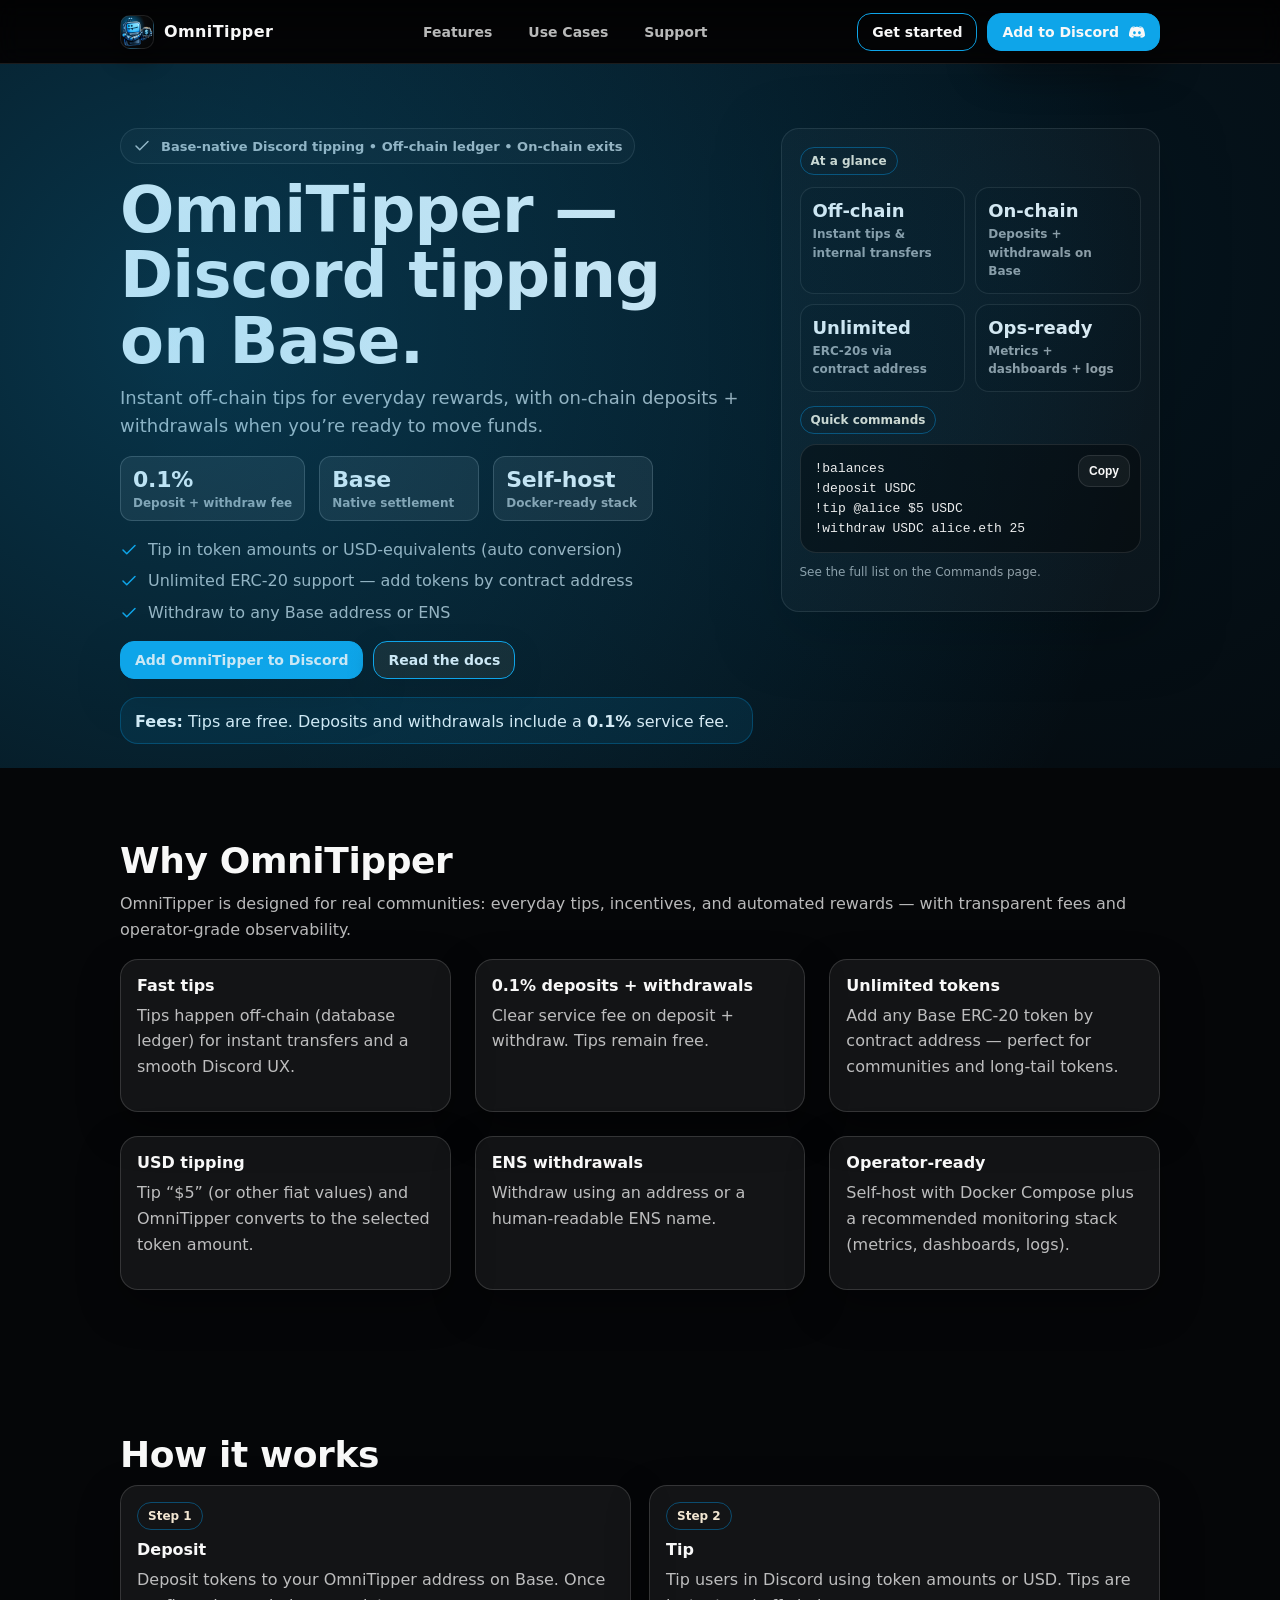
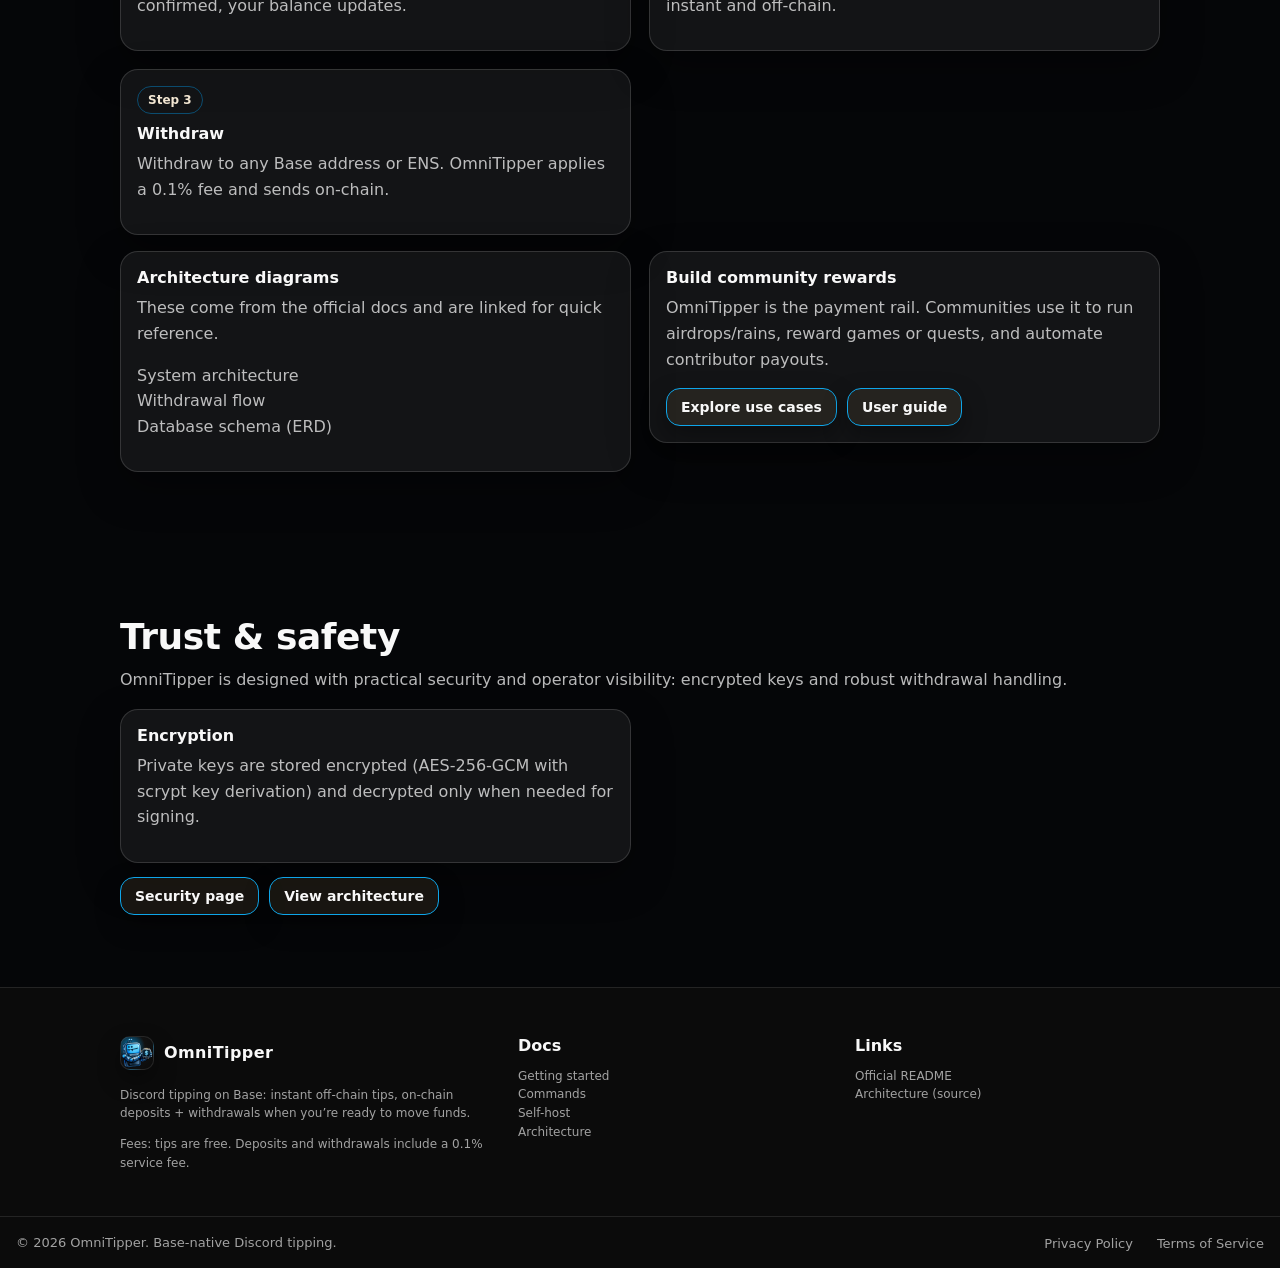
<file: index.html>
<!doctype html>
<html lang="en">
<head>
  <meta charset="utf-8" />
  <meta name="viewport" content="width=device-width,initial-scale=1" />
  <title>Home • OmniTipper</title>
  <link rel="stylesheet" href="assets/css/styles.css" />
</head>
<body>
<header class="top-nav">
  <div class="container nav-inner">
    <a class="brand" href="index.html">
      <div class="brand-mark">
        <img src="assets/icons/tipper_bot_logo.svg" alt="OmniTipper logo" />
        <span>OmniTipper</span>
      </div>
    </a>
    <button class="hamburger" aria-label="Toggle menu" aria-expanded="false">
      <span></span>
      <span></span>
      <span></span>
    </button>
    <nav class="nav-links" aria-label="Primary">
      <a data-nav href="features.html">Features</a>
      <a data-nav href="use-cases.html">Use Cases</a>
      <a data-nav href="support.html">Support</a>
    </nav>
    <div class="nav-cta">
      <a class="btn ghost" href="docs/getting-started.html">Get started</a>
      <a class="btn primary" href="get-on-server.html">Add to Discord
        <span class="btn-icon" aria-hidden="true">
          <svg viewBox="0 0 512 365.467" aria-hidden="true" focusable="false">
            <path d="M378.186 365.028s-15.794-18.865-28.956-35.099c57.473-16.232 79.41-51.77 79.41-51.77-17.989 11.846-35.099 20.182-50.454 25.885-21.938 9.213-42.997 14.917-63.617 18.866-42.118 7.898-80.726 5.703-113.631-.438-25.008-4.827-46.506-11.407-64.494-18.867-10.091-3.947-21.059-8.774-32.027-14.917-1.316-.877-2.633-1.316-3.948-2.193-.877-.438-1.316-.878-1.755-.878-7.898-4.388-12.285-7.458-12.285-7.458s21.06 34.659 76.779 51.331c-13.163 16.673-29.395 35.977-29.395 35.977C36.854 362.395 0 299.218 0 299.218 0 159.263 63.177 45.633 63.177 45.633 126.354-1.311 186.022.005 186.022.005l4.388 5.264C111.439 27.645 75.461 62.305 75.461 62.305s9.653-5.265 25.886-12.285c46.945-20.621 84.236-25.885 99.592-27.64 2.633-.439 4.827-.878 7.458-.878 26.763-3.51 57.036-4.387 88.624-.878 41.68 4.826 86.43 17.111 132.058 41.68 0 0-34.66-32.906-109.244-55.281l6.143-7.019s60.105-1.317 122.844 45.628c0 0 63.178 113.631 63.178 253.585 0-.438-36.854 62.739-133.813 65.81l-.001.001zm-43.874-203.133c-25.006 0-44.75 21.498-44.75 48.262 0 26.763 20.182 48.26 44.75 48.26 25.008 0 44.752-21.497 44.752-48.26 0-26.764-20.182-48.262-44.752-48.262zm-160.135 0c-25.008 0-44.751 21.498-44.751 48.262 0 26.763 20.182 48.26 44.751 48.26 25.007 0 44.75-21.497 44.75-48.26.439-26.763-19.742-48.262-44.75-48.262z" />
          </svg>
        </span>
      </a>
    </div>
  </div>
</header>
<main>
<section class="hero">
  <div class="container hero-grid">
    <div>
      <span class="h-eyebrow"><svg width="18" height="18" viewBox="0 0 24 24" fill="none" aria-hidden="true">
  <path d="M20 6L9 17l-5-5" stroke="currentColor" stroke-width="2" stroke-linecap="round" stroke-linejoin="round" />
</svg> Base-native Discord tipping • Off-chain ledger • On-chain exits</span>
      <h1>OmniTipper — Discord tipping on Base.</h1>
      <p class="lede">Instant off-chain tips for everyday rewards, with on-chain deposits + withdrawals when you’re ready to move funds.</p>

      <div class="hero-stats">
        <div class="stat">
          <div class="value">0.1%</div>
          <div class="label">Deposit + withdraw fee</div>
        </div>
        <div class="stat">
          <div class="value">Base</div>
          <div class="label">Native settlement</div>
        </div>
        <div class="stat">
          <div class="value">Self-host</div>
          <div class="label">Docker-ready stack</div>
        </div>
      </div>

      <ul class="bullets">
        <li><svg width="18" height="18" viewBox="0 0 24 24" fill="none" aria-hidden="true">
  <path d="M20 6L9 17l-5-5" stroke="currentColor" stroke-width="2" stroke-linecap="round" stroke-linejoin="round" />
</svg> Tip in token amounts or USD-equivalents (auto conversion)</li>
        <li><svg width="18" height="18" viewBox="0 0 24 24" fill="none" aria-hidden="true">
  <path d="M20 6L9 17l-5-5" stroke="currentColor" stroke-width="2" stroke-linecap="round" stroke-linejoin="round" />
</svg> Unlimited ERC‑20 support — add tokens by contract address</li>
        <li><svg width="18" height="18" viewBox="0 0 24 24" fill="none" aria-hidden="true">
  <path d="M20 6L9 17l-5-5" stroke="currentColor" stroke-width="2" stroke-linecap="round" stroke-linejoin="round" />
</svg> Withdraw to any Base address or ENS</li>
      </ul>

      <div style="margin-top:18px; display:flex; gap:10px; flex-wrap:wrap;">
        <a class="btn primary" href="get-on-server.html">Add OmniTipper to Discord</a>
        <a class="btn" href="docs/getting-started.html">Read the docs</a>
      </div>

      <div class="notice" style="margin-top:18px;">
        <strong>Fees:</strong> Tips are free. Deposits and withdrawals include a <strong>0.1%</strong> service fee.
      </div>
    </div>

    <aside class="hero-card">
      <div class="tag">At a glance</div>
      <div class="kpi" style="margin-top:12px;">
        <div class="item">
          <div class="big">Off-chain</div>
          <div class="small">Instant tips & internal transfers</div>
        </div>
        <div class="item">
          <div class="big">On-chain</div>
          <div class="small">Deposits + withdrawals on Base</div>
        </div>
        <div class="item">
          <div class="big">Unlimited</div>
          <div class="small">ERC‑20s via contract address</div>
        </div>
        <div class="item">
          <div class="big">Ops-ready</div>
          <div class="small">Metrics + dashboards + logs</div>
        </div>
      </div>

      <div style="margin-top:14px;">
        <div class="tag">Quick commands</div>
        <div class="codeblock" style="margin-top:10px;">
          <button class="copy" data-copy="homeQuick">Copy</button>
          <pre id="homeQuick">!balances
!deposit USDC
!tip @alice $5 USDC
!withdraw USDC alice.eth 25</pre>
        </div>
        <p class="small" style="margin-top:10px;">See the full list on the <a href="commands.html">Commands</a> page.</p>
      </div>
    </aside>
  </div>
</section>

<section class="section">
  <div class="container">
    <h2>Why OmniTipper</h2>
    <p>OmniTipper is designed for real communities: everyday tips, incentives, and automated rewards — with transparent fees and operator-grade observability.</p>

    <div class="grid">
      <div class="card">
        <h3>Fast tips</h3>
        <p>Tips happen off-chain (database ledger) for instant transfers and a smooth Discord UX.</p>
      </div>
      <div class="card">
        <h3>0.1% deposits + withdrawals</h3>
        <p>Clear service fee on deposit + withdraw. Tips remain free.</p>
      </div>
      <div class="card">
        <h3>Unlimited tokens</h3>
        <p>Add any Base ERC‑20 token by contract address — perfect for communities and long-tail tokens.</p>
      </div>
      <div class="card">
        <h3>USD tipping</h3>
        <p>Tip “$5” (or other fiat values) and OmniTipper converts to the selected token amount.</p>
      </div>
      <div class="card">
        <h3>ENS withdrawals</h3>
        <p>Withdraw using an address or a human-readable ENS name.</p>
      </div>
      <div class="card">
        <h3>Operator-ready</h3>
        <p>Self-host with Docker Compose plus a recommended monitoring stack (metrics, dashboards, logs).</p>
      </div>
    </div>
  </div>
</section>

<section class="section">
  <div class="container">
    <h2>How it works</h2>
    <div class="split">
      <div class="card">
        <span class="tag">Step 1</span>
        <h3 style="margin-top:10px;">Deposit</h3>
        <p>Deposit tokens to your OmniTipper address on Base. Once confirmed, your balance updates.</p>
      </div>
      <div class="card">
        <span class="tag">Step 2</span>
        <h3 style="margin-top:10px;">Tip</h3>
        <p>Tip users in Discord using token amounts or USD. Tips are instant and off-chain.</p>
      </div>
      <div class="card">
        <span class="tag">Step 3</span>
        <h3 style="margin-top:10px;">Withdraw</h3>
        <p>Withdraw to any Base address or ENS. OmniTipper applies a 0.1% fee and sends on-chain.</p>
      </div>
    </div>

    <div class="split" style="margin-top:16px;">
      <div class="card">
        <h3>Architecture diagrams</h3>
        <p class="small">These come from the official docs and are linked for quick reference.</p>
        <p class="small">
          <a href="https://omnitipper-7e2078.gitlab.io/assets/system_architecture.png" target="_blank" rel="noreferrer">System architecture</a><br/>
          <a href="https://omnitipper-7e2078.gitlab.io/assets/withdrawal_flow.png" target="_blank" rel="noreferrer">Withdrawal flow</a><br/>
          <a href="https://omnitipper-7e2078.gitlab.io/assets/database_schema.png" target="_blank" rel="noreferrer">Database schema (ERD)</a>
        </p>
      </div>
      <div class="card">
        <h3>Build community rewards</h3>
        <p>OmniTipper is the payment rail. Communities use it to run airdrops/rains, reward games or quests, and automate contributor payouts.</p>
        <div style="display:flex; gap:10px; flex-wrap:wrap;">
          <a class="btn" href="use-cases.html">Explore use cases</a>
          <a class="btn" href="docs/getting-started.html">User guide</a>
        </div>
      </div>
    </div>
  </div>
</section>

<section class="section">
  <div class="container">
    <h2>Trust & safety</h2>
    <p>OmniTipper is designed with practical security and operator visibility: encrypted keys and robust withdrawal handling.</p>
    <div class="split">
      <div class="card">
        <h3>Encryption</h3>
        <p>Private keys are stored encrypted (AES‑256‑GCM with scrypt key derivation) and decrypted only when needed for signing.</p>
      </div>
    </div>
    <div style="margin-top:14px; display:flex; gap:10px; flex-wrap:wrap;">
      <a class="btn" href="security.html">Security page</a>
      <a class="btn" href="docs/architecture.html">View architecture</a>
    </div>
  </div>
</section>
</main>
<footer class="footer">
  <div class="container footer-grid">
    <div>
      <div class="brand-logo">
        <img src="assets/icons/tipper_bot_logo.svg" alt="OmniTipper logo" />
        <span>OmniTipper</span>
      </div>
      <p class="small">Discord tipping on Base: instant off-chain tips, on-chain deposits + withdrawals when you’re ready to move funds.</p>
      <p class="small">Fees: tips are free. Deposits and withdrawals include a 0.1% service fee.</p>
    </div>
    <div>
      <h4>Docs</h4>
      <p class="small"><a href="docs/getting-started.html">Getting started</a><br/>
      <a href="docs/commands.html">Commands</a><br/>
      <a href="docs/self-host.html">Self-host</a><br/>
      <a href="docs/architecture.html">Architecture</a></p>
    </div>
    <div>
      <h4>Links</h4>
      <p class="small">
        <a href="https://omnitipper-7e2078.gitlab.io/README.html" target="_blank" rel="noreferrer">Official README</a><br/>
        <a href="https://omnitipper-7e2078.gitlab.io/ARCHITECTURE.html" target="_blank" rel="noreferrer">Architecture (source)</a>
      </p>
    </div>
  </div>
  <div class="footer-bottom">
    <div class="container" style="display: flex; justify-content: space-between; align-items: center; flex-wrap: wrap; gap: 16px; width: 100%;">
      <p>&copy; 2026 OmniTipper. Base-native Discord tipping.</p>
      <ul class="footer-links">
        <li><a href="#">Privacy Policy</a></li>
        <li><a href="#">Terms of Service</a></li>
      </ul>
    </div>
  </div>
</footer>
<script src="assets/js/site.js"></script>
</body>
</html>
</file>
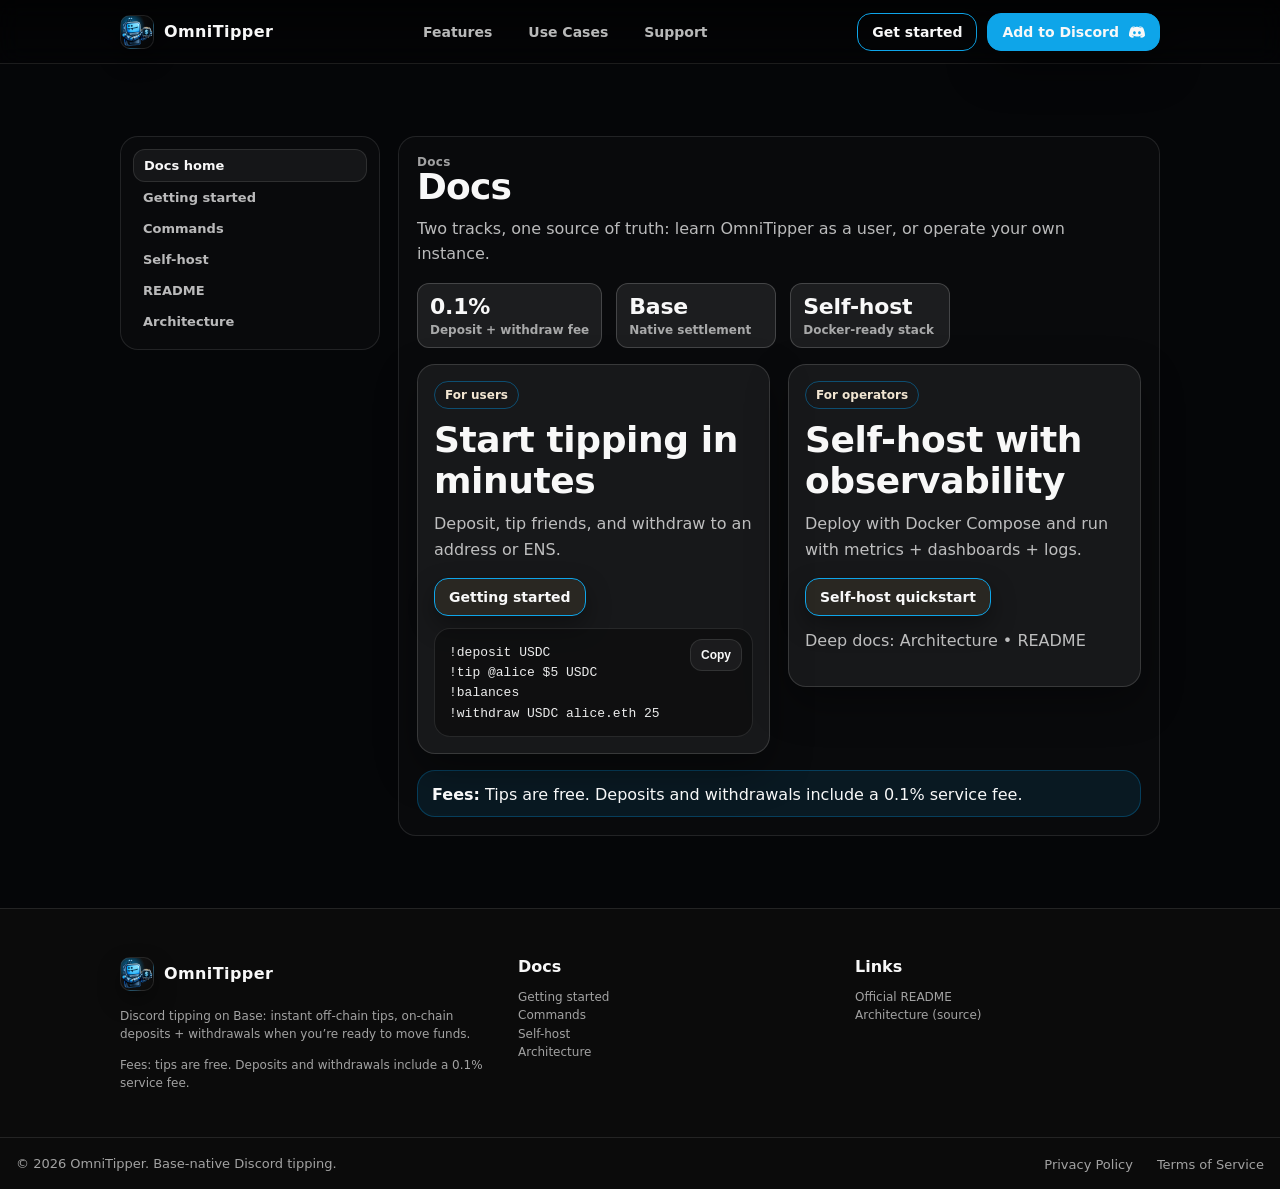
<file: docs/index.html>
<!doctype html>
<html lang="en">
<head>
  <meta charset="utf-8" />
  <meta name="viewport" content="width=device-width,initial-scale=1" />
  <title>Docs • OmniTipper</title>
  <link rel="stylesheet" href="../assets/css/styles.css" />
</head>
<body>
<header class="top-nav">
  <div class="container nav-inner">
    <a class="brand" href="../index.html">
      <div class="brand-mark">
        <img src="../assets/icons/tipper_bot_logo.svg" alt="OmniTipper logo" />
        <span>OmniTipper</span>
      </div>
    </a>
    <button class="hamburger" aria-label="Toggle menu" aria-expanded="false">
      <span></span>
      <span></span>
      <span></span>
    </button>
    <nav class="nav-links" aria-label="Primary">
      <a data-nav href="../features.html">Features</a>
      <a data-nav href="../use-cases.html">Use Cases</a>
      <a data-nav href="../support.html">Support</a>
    </nav>
    <div class="nav-cta">
      <a class="btn ghost" href="../docs/getting-started.html">Get started</a>
      <a class="btn primary" href="../get-on-server.html">Add to Discord
        <span class="btn-icon" aria-hidden="true">
          <svg viewBox="0 0 512 365.467" aria-hidden="true" focusable="false">
            <path d="M378.186 365.028s-15.794-18.865-28.956-35.099c57.473-16.232 79.41-51.77 79.41-51.77-17.989 11.846-35.099 20.182-50.454 25.885-21.938 9.213-42.997 14.917-63.617 18.866-42.118 7.898-80.726 5.703-113.631-.438-25.008-4.827-46.506-11.407-64.494-18.867-10.091-3.947-21.059-8.774-32.027-14.917-1.316-.877-2.633-1.316-3.948-2.193-.877-.438-1.316-.878-1.755-.878-7.898-4.388-12.285-7.458-12.285-7.458s21.06 34.659 76.779 51.331c-13.163 16.673-29.395 35.977-29.395 35.977C36.854 362.395 0 299.218 0 299.218 0 159.263 63.177 45.633 63.177 45.633 126.354-1.311 186.022.005 186.022.005l4.388 5.264C111.439 27.645 75.461 62.305 75.461 62.305s9.653-5.265 25.886-12.285c46.945-20.621 84.236-25.885 99.592-27.64 2.633-.439 4.827-.878 7.458-.878 26.763-3.51 57.036-4.387 88.624-.878 41.68 4.826 86.43 17.111 132.058 41.68 0 0-34.66-32.906-109.244-55.281l6.143-7.019s60.105-1.317 122.844 45.628c0 0 63.178 113.631 63.178 253.585 0-.438-36.854 62.739-133.813 65.81l-.001.001zm-43.874-203.133c-25.006 0-44.75 21.498-44.75 48.262 0 26.763 20.182 48.26 44.75 48.26 25.008 0 44.752-21.497 44.752-48.26 0-26.764-20.182-48.262-44.752-48.262zm-160.135 0c-25.008 0-44.751 21.498-44.751 48.262 0 26.763 20.182 48.26 44.751 48.26 25.007 0 44.75-21.497 44.75-48.26.439-26.763-19.742-48.262-44.75-48.262z" />
          </svg>
        </span>
      </a>
    </div>
  </div>
</header>
<main>
<section class="section">
  <div class="container docs">
    <aside class="sidebar" aria-label="Docs navigation">
      <a class="active" href="index.html">Docs home</a>
<a class="" href="getting-started.html">Getting started</a>
<a class="" href="commands.html">Commands</a>
<a class="" href="self-host.html">Self-host</a>
<a class="" href="readme.html">README</a>
<a class="" href="architecture.html">Architecture</a>
    </aside>

    <article class="doc-body">
      <div class="breadcrumb">Docs</div>
<h1>Docs</h1>
<p>Two tracks, one source of truth: learn OmniTipper as a user, or operate your own instance.</p>

<div class="hero-stats">
  <div class="stat">
    <div class="value">0.1%</div>
    <div class="label">Deposit + withdraw fee</div>
  </div>
  <div class="stat">
    <div class="value">Base</div>
    <div class="label">Native settlement</div>
  </div>
  <div class="stat">
    <div class="value">Self-host</div>
    <div class="label">Docker-ready stack</div>
  </div>
</div>

<div class="split" style="margin-top:16px;">
  <div class="card">
    <span class="tag">For users</span>
    <h2 style="margin:10px 0 10px;">Start tipping in minutes</h2>
    <p>Deposit, tip friends, and withdraw to an address or ENS.</p>
    <a class="btn" href="getting-started.html">Getting started</a>
    <div class="codeblock" style="margin-top:12px;">
      <button class="copy" data-copy="dUserQuick">Copy</button>
      <pre id="dUserQuick">!deposit USDC
!tip @alice $5 USDC
!balances
!withdraw USDC alice.eth 25</pre>
    </div>
  </div>

  <div class="card">
    <span class="tag">For operators</span>
    <h2 style="margin:10px 0 10px;">Self-host with observability</h2>
    <p>Deploy with Docker Compose and run with metrics + dashboards + logs.</p>
    <a class="btn" href="self-host.html">Self-host quickstart</a>
    <p class="small" style="margin-top:12px;">Deep docs: <a href="architecture.html">Architecture</a> • <a href="readme.html">README</a></p>
  </div>
</div>

<div class="notice" style="margin-top:16px;">
  <strong>Fees:</strong> Tips are free. Deposits and withdrawals include a 0.1% service fee.
</div>
    </article>
  </div>
</section>
</main>
<footer class="footer">
  <div class="container footer-grid">
    <div>
      <div class="brand-logo">
        <img src="../assets/icons/tipper_bot_logo.svg" alt="OmniTipper logo" />
        <span>OmniTipper</span>
      </div>
      <p class="small">Discord tipping on Base: instant off-chain tips, on-chain deposits + withdrawals when you’re ready to move funds.</p>
      <p class="small">Fees: tips are free. Deposits and withdrawals include a 0.1% service fee.</p>
    </div>
    <div>
      <h4>Docs</h4>
      <p class="small"><a href="../docs/getting-started.html">Getting started</a><br/>
      <a href="../docs/commands.html">Commands</a><br/>
      <a href="../docs/self-host.html">Self-host</a><br/>
      <a href="../docs/architecture.html">Architecture</a></p>
    </div>
    <div>
      <h4>Links</h4>
      <p class="small">
        <a href="https://omnitipper-7e2078.gitlab.io/README.html" target="_blank" rel="noreferrer">Official README</a><br/>
        <a href="https://omnitipper-7e2078.gitlab.io/ARCHITECTURE.html" target="_blank" rel="noreferrer">Architecture (source)</a>
      </p>
    </div>
  </div>
  <div class="footer-bottom">
    <div class="container" style="display: flex; justify-content: space-between; align-items: center; flex-wrap: wrap; gap: 16px; width: 100%;">
      <p>&copy; 2026 OmniTipper. Base-native Discord tipping.</p>
      <ul class="footer-links">
        <li><a href="#">Privacy Policy</a></li>
        <li><a href="#">Terms of Service</a></li>
      </ul>
    </div>
  </div>
</footer>
<script src="../assets/js/site.js"></script>
</body>
</html>
</file>
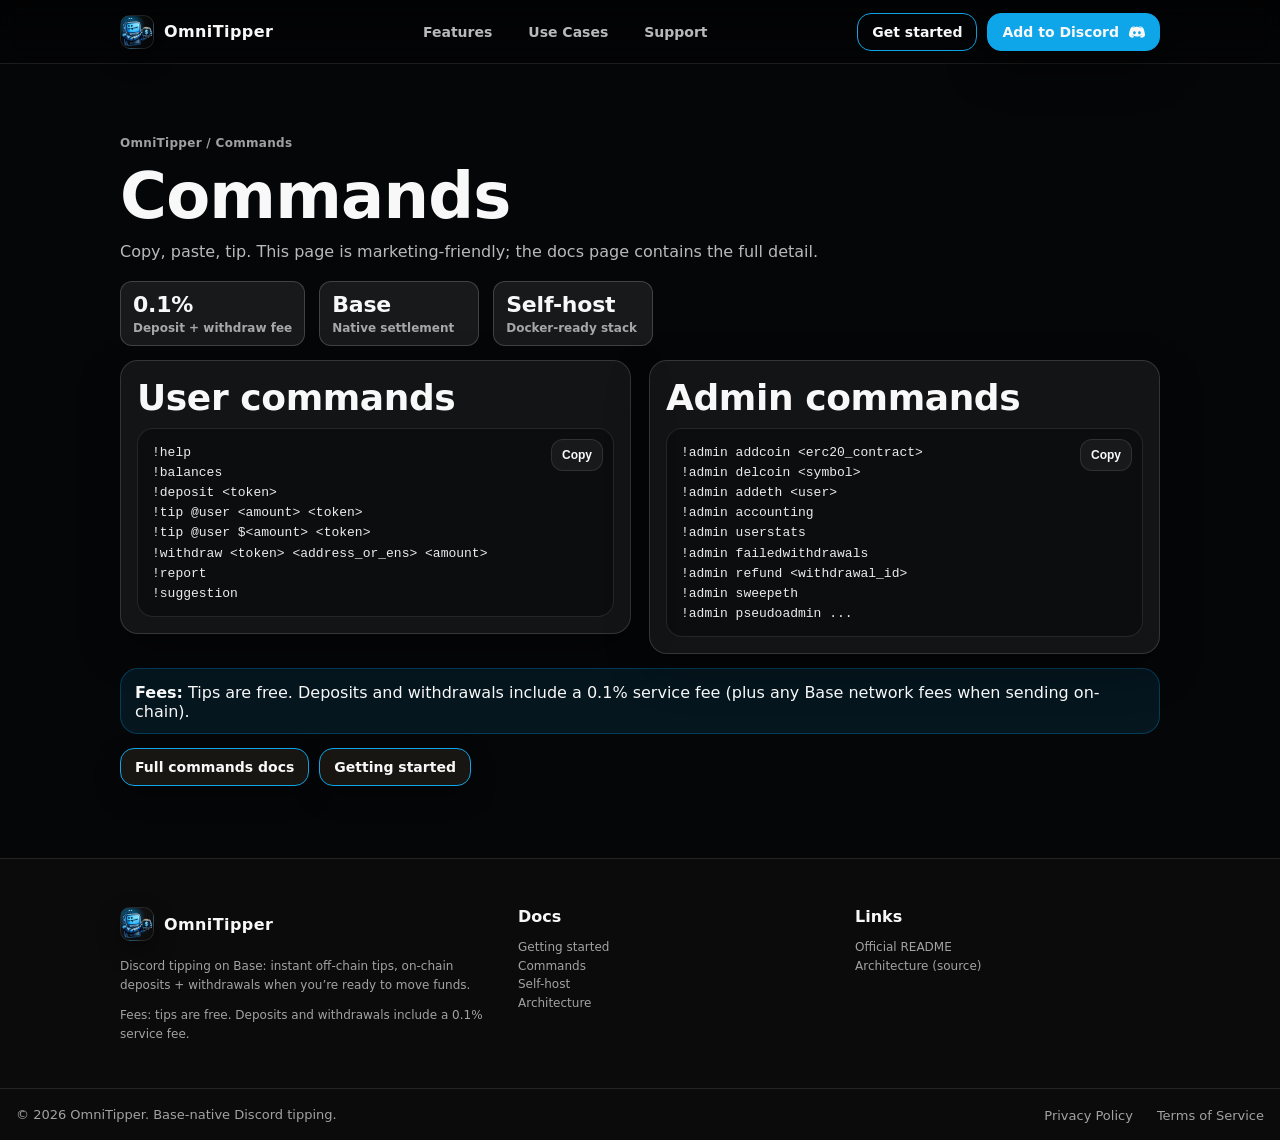
<file: commands.html>
<!doctype html>
<html lang="en">
<head>
  <meta charset="utf-8" />
  <meta name="viewport" content="width=device-width,initial-scale=1" />
  <title>Commands • OmniTipper</title>
  <link rel="stylesheet" href="assets/css/styles.css" />
</head>
<body>
<header class="top-nav">
  <div class="container nav-inner">
    <a class="brand" href="index.html">
      <div class="brand-mark">
        <img src="assets/icons/tipper_bot_logo.svg" alt="OmniTipper logo" />
        <span>OmniTipper</span>
      </div>
    </a>
    <button class="hamburger" aria-label="Toggle menu" aria-expanded="false">
      <span></span>
      <span></span>
      <span></span>
    </button>
    <nav class="nav-links" aria-label="Primary">
      <a data-nav href="features.html">Features</a>
      <a data-nav href="use-cases.html">Use Cases</a>
      <a data-nav href="support.html">Support</a>
    </nav>
    <div class="nav-cta">
      <a class="btn ghost" href="docs/getting-started.html">Get started</a>
      <a class="btn primary" href="get-on-server.html">Add to Discord
        <span class="btn-icon" aria-hidden="true">
          <svg viewBox="0 0 512 365.467" aria-hidden="true" focusable="false">
            <path d="M378.186 365.028s-15.794-18.865-28.956-35.099c57.473-16.232 79.41-51.77 79.41-51.77-17.989 11.846-35.099 20.182-50.454 25.885-21.938 9.213-42.997 14.917-63.617 18.866-42.118 7.898-80.726 5.703-113.631-.438-25.008-4.827-46.506-11.407-64.494-18.867-10.091-3.947-21.059-8.774-32.027-14.917-1.316-.877-2.633-1.316-3.948-2.193-.877-.438-1.316-.878-1.755-.878-7.898-4.388-12.285-7.458-12.285-7.458s21.06 34.659 76.779 51.331c-13.163 16.673-29.395 35.977-29.395 35.977C36.854 362.395 0 299.218 0 299.218 0 159.263 63.177 45.633 63.177 45.633 126.354-1.311 186.022.005 186.022.005l4.388 5.264C111.439 27.645 75.461 62.305 75.461 62.305s9.653-5.265 25.886-12.285c46.945-20.621 84.236-25.885 99.592-27.64 2.633-.439 4.827-.878 7.458-.878 26.763-3.51 57.036-4.387 88.624-.878 41.68 4.826 86.43 17.111 132.058 41.68 0 0-34.66-32.906-109.244-55.281l6.143-7.019s60.105-1.317 122.844 45.628c0 0 63.178 113.631 63.178 253.585 0-.438-36.854 62.739-133.813 65.81l-.001.001zm-43.874-203.133c-25.006 0-44.75 21.498-44.75 48.262 0 26.763 20.182 48.26 44.75 48.26 25.008 0 44.752-21.497 44.752-48.26 0-26.764-20.182-48.262-44.752-48.262zm-160.135 0c-25.008 0-44.751 21.498-44.751 48.262 0 26.763 20.182 48.26 44.751 48.26 25.007 0 44.75-21.497 44.75-48.26.439-26.763-19.742-48.262-44.75-48.262z" />
          </svg>
        </span>
      </a>
    </div>
  </div>
</header>
<main>
<section class="section">
  <div class="container">
    <div class="breadcrumb">OmniTipper / Commands</div>
    <h1>Commands</h1>
    <p>Copy, paste, tip. This page is marketing-friendly; the docs page contains the full detail.</p>

    <div class="hero-stats">
      <div class="stat">
        <div class="value">0.1%</div>
        <div class="label">Deposit + withdraw fee</div>
      </div>
      <div class="stat">
        <div class="value">Base</div>
        <div class="label">Native settlement</div>
      </div>
      <div class="stat">
        <div class="value">Self-host</div>
        <div class="label">Docker-ready stack</div>
      </div>
    </div>

    <div class="split" style="margin-top:14px;">
      <div class="card">
        <h2 style="margin:0 0 10px;">User commands</h2>
        <div class="codeblock">
          <button class="copy" data-copy="cmdUser">Copy</button>
          <pre id="cmdUser">!help
!balances
!deposit &lt;token&gt;
!tip @user &lt;amount&gt; &lt;token&gt;
!tip @user $&lt;amount&gt; &lt;token&gt;
!withdraw &lt;token&gt; &lt;address_or_ens&gt; &lt;amount&gt;
!report
!suggestion</pre>
        </div>
      </div>

      <div class="card">
        <h2 style="margin:0 0 10px;">Admin commands</h2>
        <div class="codeblock">
          <button class="copy" data-copy="cmdAdmin">Copy</button>
          <pre id="cmdAdmin">!admin addcoin &lt;erc20_contract&gt;
!admin delcoin &lt;symbol&gt;
!admin addeth &lt;user&gt;
!admin accounting
!admin userstats
!admin failedwithdrawals
!admin refund &lt;withdrawal_id&gt;
!admin sweepeth
!admin pseudoadmin ...</pre>
        </div>
      </div>
    </div>

    <div class="notice" style="margin-top:14px;">
      <strong>Fees:</strong> Tips are free. Deposits and withdrawals include a 0.1% service fee (plus any Base network fees when sending on-chain).
    </div>

    <div style="margin-top:14px; display:flex; gap:10px; flex-wrap:wrap;">
      <a class="btn" href="docs/commands.html">Full commands docs</a>
      <a class="btn" href="docs/getting-started.html">Getting started</a>
    </div>
  </div>
</section>
</main>
<footer class="footer">
  <div class="container footer-grid">
    <div>
      <div class="brand-logo">
        <img src="assets/icons/tipper_bot_logo.svg" alt="OmniTipper logo" />
        <span>OmniTipper</span>
      </div>
      <p class="small">Discord tipping on Base: instant off-chain tips, on-chain deposits + withdrawals when you’re ready to move funds.</p>
      <p class="small">Fees: tips are free. Deposits and withdrawals include a 0.1% service fee.</p>
    </div>
    <div>
      <h4>Docs</h4>
      <p class="small"><a href="docs/getting-started.html">Getting started</a><br/>
      <a href="docs/commands.html">Commands</a><br/>
      <a href="docs/self-host.html">Self-host</a><br/>
      <a href="docs/architecture.html">Architecture</a></p>
    </div>
    <div>
      <h4>Links</h4>
      <p class="small">
        <a href="https://omnitipper-7e2078.gitlab.io/README.html" target="_blank" rel="noreferrer">Official README</a><br/>
        <a href="https://omnitipper-7e2078.gitlab.io/ARCHITECTURE.html" target="_blank" rel="noreferrer">Architecture (source)</a>
      </p>
    </div>
  </div>
  <div class="footer-bottom">
    <div class="container" style="display: flex; justify-content: space-between; align-items: center; flex-wrap: wrap; gap: 16px; width: 100%;">
      <p>&copy; 2026 OmniTipper. Base-native Discord tipping.</p>
      <ul class="footer-links">
        <li><a href="#">Privacy Policy</a></li>
        <li><a href="#">Terms of Service</a></li>
      </ul>
    </div>
  </div>
</footer>
<script src="assets/js/site.js"></script>
</body>
</html>
</file>
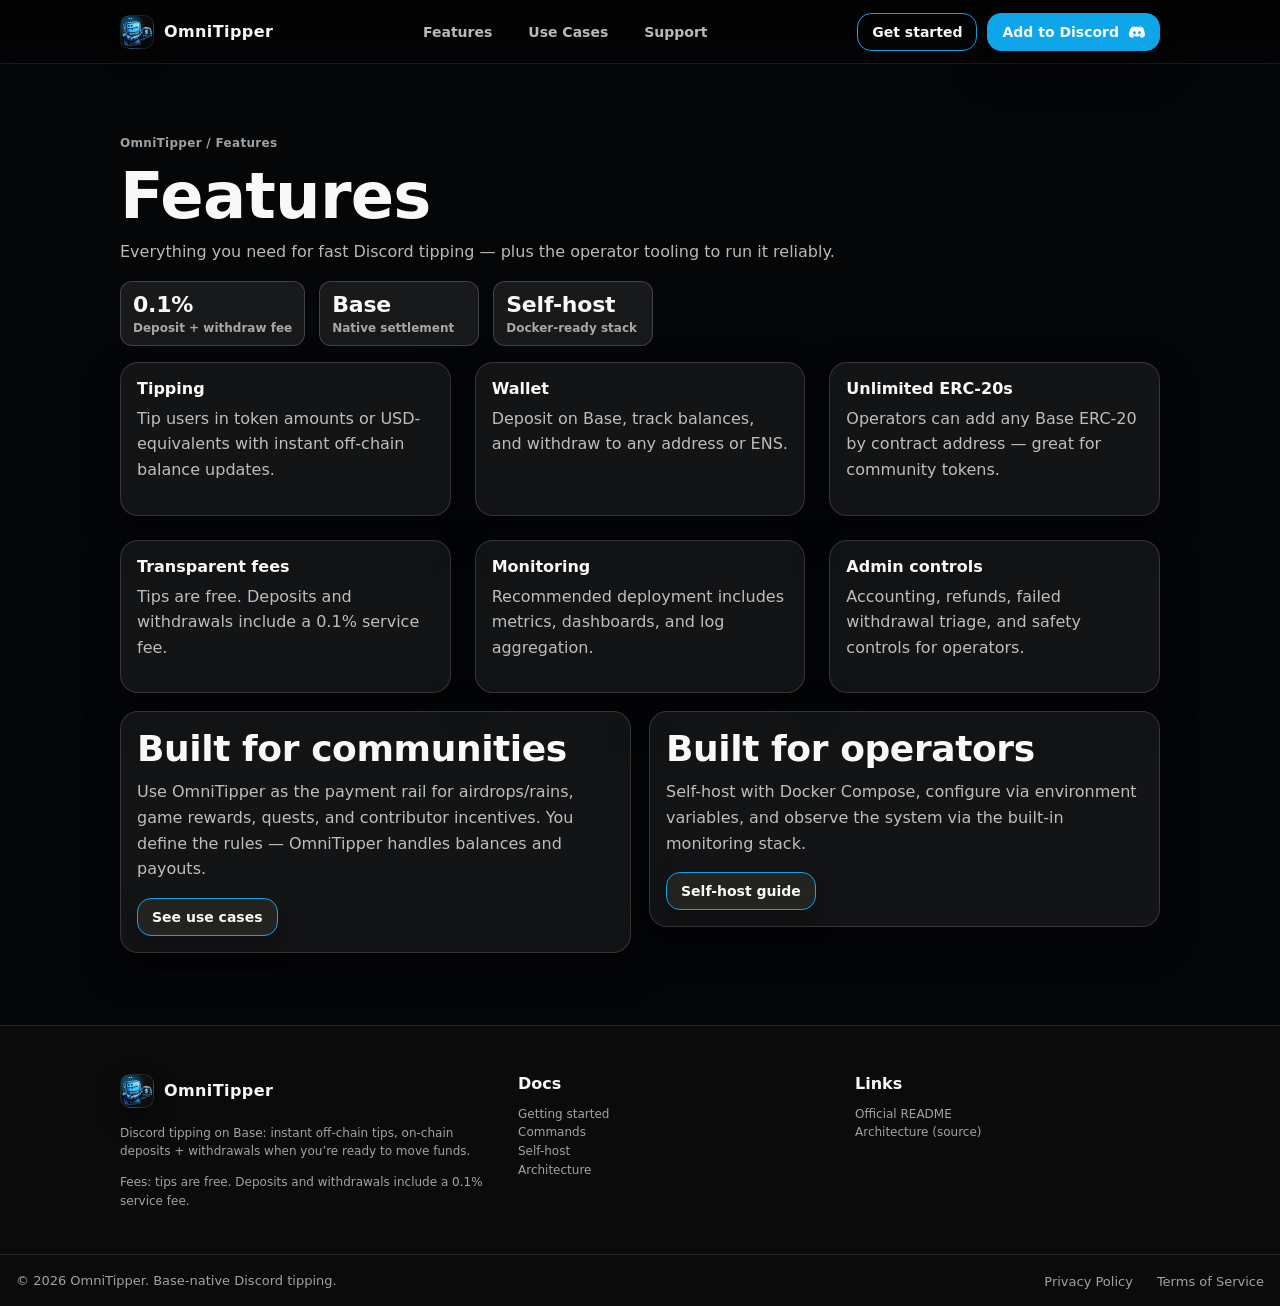
<file: features.html>
<!doctype html>
<html lang="en">
<head>
  <meta charset="utf-8" />
  <meta name="viewport" content="width=device-width,initial-scale=1" />
  <title>Features • OmniTipper</title>
  <link rel="stylesheet" href="assets/css/styles.css" />
</head>
<body>
<header class="top-nav">
  <div class="container nav-inner">
    <a class="brand" href="index.html">
      <div class="brand-mark">
        <img src="assets/icons/tipper_bot_logo.svg" alt="OmniTipper logo" />
        <span>OmniTipper</span>
      </div>
    </a>
    <button class="hamburger" aria-label="Toggle menu" aria-expanded="false">
      <span></span>
      <span></span>
      <span></span>
    </button>
    <nav class="nav-links" aria-label="Primary">
      <a data-nav href="features.html">Features</a>
      <a data-nav href="use-cases.html">Use Cases</a>
      <a data-nav href="support.html">Support</a>
    </nav>
    <div class="nav-cta">
      <a class="btn ghost" href="docs/getting-started.html">Get started</a>
      <a class="btn primary" href="get-on-server.html">Add to Discord
        <span class="btn-icon" aria-hidden="true">
          <svg viewBox="0 0 512 365.467" aria-hidden="true" focusable="false">
            <path d="M378.186 365.028s-15.794-18.865-28.956-35.099c57.473-16.232 79.41-51.77 79.41-51.77-17.989 11.846-35.099 20.182-50.454 25.885-21.938 9.213-42.997 14.917-63.617 18.866-42.118 7.898-80.726 5.703-113.631-.438-25.008-4.827-46.506-11.407-64.494-18.867-10.091-3.947-21.059-8.774-32.027-14.917-1.316-.877-2.633-1.316-3.948-2.193-.877-.438-1.316-.878-1.755-.878-7.898-4.388-12.285-7.458-12.285-7.458s21.06 34.659 76.779 51.331c-13.163 16.673-29.395 35.977-29.395 35.977C36.854 362.395 0 299.218 0 299.218 0 159.263 63.177 45.633 63.177 45.633 126.354-1.311 186.022.005 186.022.005l4.388 5.264C111.439 27.645 75.461 62.305 75.461 62.305s9.653-5.265 25.886-12.285c46.945-20.621 84.236-25.885 99.592-27.64 2.633-.439 4.827-.878 7.458-.878 26.763-3.51 57.036-4.387 88.624-.878 41.68 4.826 86.43 17.111 132.058 41.68 0 0-34.66-32.906-109.244-55.281l6.143-7.019s60.105-1.317 122.844 45.628c0 0 63.178 113.631 63.178 253.585 0-.438-36.854 62.739-133.813 65.81l-.001.001zm-43.874-203.133c-25.006 0-44.75 21.498-44.75 48.262 0 26.763 20.182 48.26 44.75 48.26 25.008 0 44.752-21.497 44.752-48.26 0-26.764-20.182-48.262-44.752-48.262zm-160.135 0c-25.008 0-44.751 21.498-44.751 48.262 0 26.763 20.182 48.26 44.751 48.26 25.007 0 44.75-21.497 44.75-48.26.439-26.763-19.742-48.262-44.75-48.262z" />
          </svg>
        </span>
      </a>
    </div>
  </div>
</header>
<main>
<section class="section">
  <div class="container">
    <div class="breadcrumb">OmniTipper / Features</div>
    <h1>Features</h1>
    <p>Everything you need for fast Discord tipping — plus the operator tooling to run it reliably.</p>

    <div class="hero-stats">
      <div class="stat">
        <div class="value">0.1%</div>
        <div class="label">Deposit + withdraw fee</div>
      </div>
      <div class="stat">
        <div class="value">Base</div>
        <div class="label">Native settlement</div>
      </div>
      <div class="stat">
        <div class="value">Self-host</div>
        <div class="label">Docker-ready stack</div>
      </div>
    </div>

    <div class="grid" style="margin-top:16px;">
      <div class="card">
        <h3>Tipping</h3>
        <p>Tip users in token amounts or USD-equivalents with instant off-chain balance updates.</p>
      </div>
      <div class="card">
        <h3>Wallet</h3>
        <p>Deposit on Base, track balances, and withdraw to any address or ENS.</p>
      </div>
      <div class="card">
        <h3>Unlimited ERC‑20s</h3>
        <p>Operators can add any Base ERC‑20 by contract address — great for community tokens.</p>
      </div>
      <div class="card">
        <h3>Transparent fees</h3>
        <p>Tips are free. Deposits and withdrawals include a 0.1% service fee.</p>
      </div>
      <div class="card">
        <h3>Monitoring</h3>
        <p>Recommended deployment includes metrics, dashboards, and log aggregation.</p>
      </div>
      <div class="card">
        <h3>Admin controls</h3>
        <p>Accounting, refunds, failed withdrawal triage, and safety controls for operators.</p>
      </div>
    </div>

    <div class="split" style="margin-top:18px;">
      <div class="card">
        <h2 style="margin:0 0 10px;">Built for communities</h2>
        <p>Use OmniTipper as the payment rail for airdrops/rains, game rewards, quests, and contributor incentives. You define the rules — OmniTipper handles balances and payouts.</p>
        <a class="btn" href="use-cases.html">See use cases</a>
      </div>
      <div class="card">
        <h2 style="margin:0 0 10px;">Built for operators</h2>
        <p>Self-host with Docker Compose, configure via environment variables, and observe the system via the built-in monitoring stack.</p>
        <a class="btn" href="docs/self-host.html">Self-host guide</a>
      </div>
    </div>
  </div>
</section>
</main>
<footer class="footer">
  <div class="container footer-grid">
    <div>
      <div class="brand-logo">
        <img src="assets/icons/tipper_bot_logo.svg" alt="OmniTipper logo" />
        <span>OmniTipper</span>
      </div>
      <p class="small">Discord tipping on Base: instant off-chain tips, on-chain deposits + withdrawals when you’re ready to move funds.</p>
      <p class="small">Fees: tips are free. Deposits and withdrawals include a 0.1% service fee.</p>
    </div>
    <div>
      <h4>Docs</h4>
      <p class="small"><a href="docs/getting-started.html">Getting started</a><br/>
      <a href="docs/commands.html">Commands</a><br/>
      <a href="docs/self-host.html">Self-host</a><br/>
      <a href="docs/architecture.html">Architecture</a></p>
    </div>
    <div>
      <h4>Links</h4>
      <p class="small">
        <a href="https://omnitipper-7e2078.gitlab.io/README.html" target="_blank" rel="noreferrer">Official README</a><br/>
        <a href="https://omnitipper-7e2078.gitlab.io/ARCHITECTURE.html" target="_blank" rel="noreferrer">Architecture (source)</a>
      </p>
    </div>
  </div>
  <div class="footer-bottom">
    <div class="container" style="display: flex; justify-content: space-between; align-items: center; flex-wrap: wrap; gap: 16px; width: 100%;">
      <p>&copy; 2026 OmniTipper. Base-native Discord tipping.</p>
      <ul class="footer-links">
        <li><a href="#">Privacy Policy</a></li>
        <li><a href="#">Terms of Service</a></li>
      </ul>
    </div>
  </div>
</footer>
<script src="assets/js/site.js"></script>
</body>
</html>
</file>
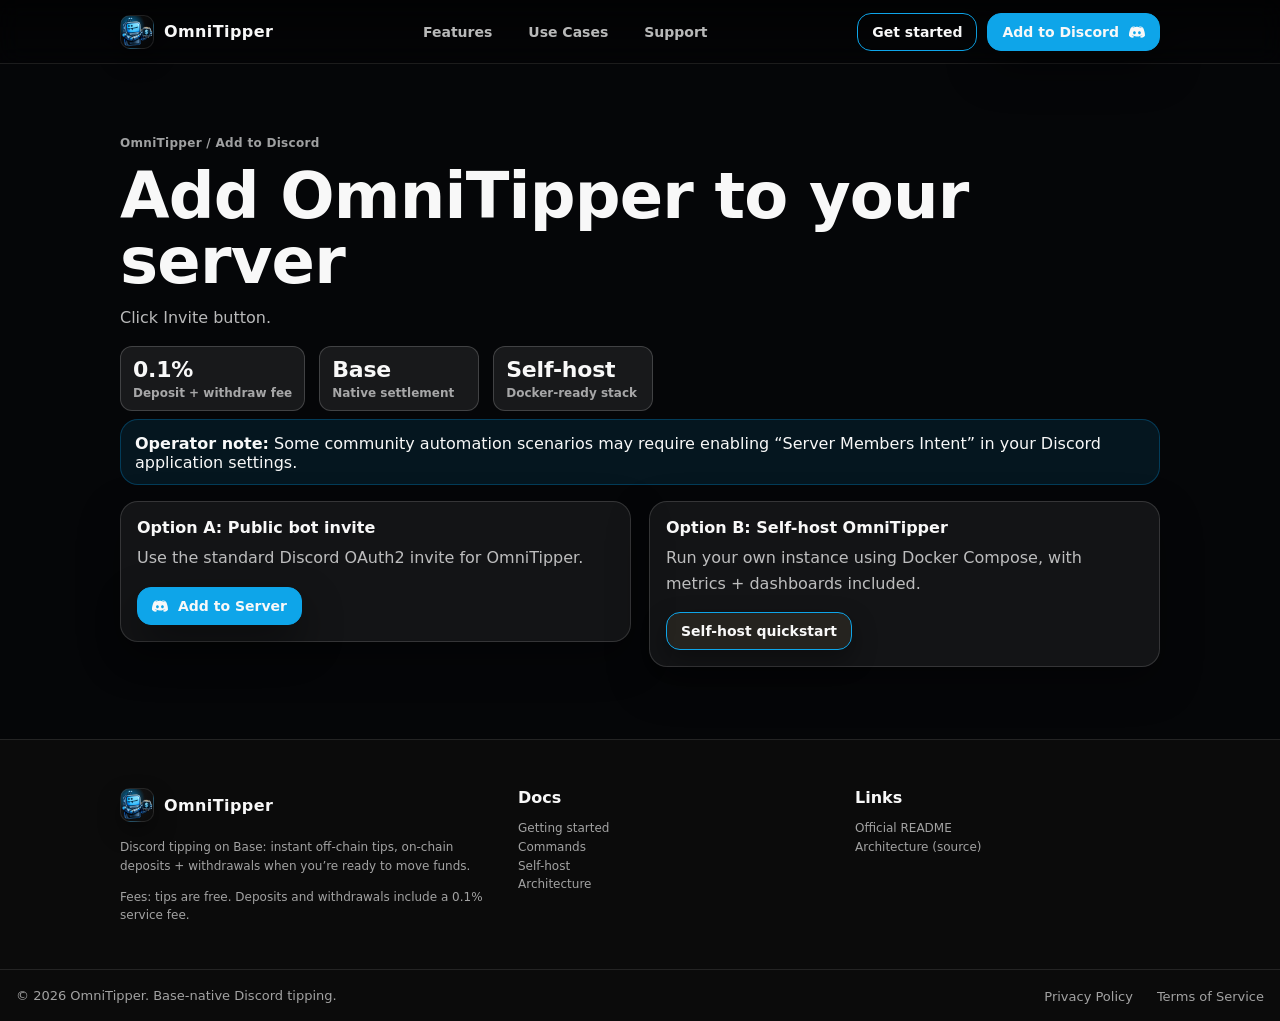
<file: get-on-server.html>
<!doctype html>
<html lang="en">
<head>
  <meta charset="utf-8" />
  <meta name="viewport" content="width=device-width,initial-scale=1" />
  <title>Add to Discord • OmniTipper</title>
  <link rel="stylesheet" href="assets/css/styles.css" />
</head>
<body>
<header class="top-nav">
  <div class="container nav-inner">
    <a class="brand" href="index.html">
      <div class="brand-mark">
        <img src="assets/icons/tipper_bot_logo.svg" alt="OmniTipper logo" />
        <span>OmniTipper</span>
      </div>
    </a>
    <button class="hamburger" aria-label="Toggle menu" aria-expanded="false">
      <span></span>
      <span></span>
      <span></span>
    </button>
    <nav class="nav-links" aria-label="Primary">
      <a data-nav href="features.html">Features</a>
      <a data-nav href="use-cases.html">Use Cases</a>
      <a data-nav href="support.html">Support</a>
    </nav>
    <div class="nav-cta">
      <a class="btn ghost" href="docs/getting-started.html">Get started</a>
      <a class="btn primary" href="get-on-server.html">Add to Discord
        <span class="btn-icon" aria-hidden="true">
          <svg viewBox="0 0 512 365.467" aria-hidden="true" focusable="false">
            <path d="M378.186 365.028s-15.794-18.865-28.956-35.099c57.473-16.232 79.41-51.77 79.41-51.77-17.989 11.846-35.099 20.182-50.454 25.885-21.938 9.213-42.997 14.917-63.617 18.866-42.118 7.898-80.726 5.703-113.631-.438-25.008-4.827-46.506-11.407-64.494-18.867-10.091-3.947-21.059-8.774-32.027-14.917-1.316-.877-2.633-1.316-3.948-2.193-.877-.438-1.316-.878-1.755-.878-7.898-4.388-12.285-7.458-12.285-7.458s21.06 34.659 76.779 51.331c-13.163 16.673-29.395 35.977-29.395 35.977C36.854 362.395 0 299.218 0 299.218 0 159.263 63.177 45.633 63.177 45.633 126.354-1.311 186.022.005 186.022.005l4.388 5.264C111.439 27.645 75.461 62.305 75.461 62.305s9.653-5.265 25.886-12.285c46.945-20.621 84.236-25.885 99.592-27.64 2.633-.439 4.827-.878 7.458-.878 26.763-3.51 57.036-4.387 88.624-.878 41.68 4.826 86.43 17.111 132.058 41.68 0 0-34.66-32.906-109.244-55.281l6.143-7.019s60.105-1.317 122.844 45.628c0 0 63.178 113.631 63.178 253.585 0-.438-36.854 62.739-133.813 65.81l-.001.001zm-43.874-203.133c-25.006 0-44.75 21.498-44.75 48.262 0 26.763 20.182 48.26 44.75 48.26 25.008 0 44.752-21.497 44.752-48.26 0-26.764-20.182-48.262-44.752-48.262zm-160.135 0c-25.008 0-44.751 21.498-44.751 48.262 0 26.763 20.182 48.26 44.751 48.26 25.007 0 44.75-21.497 44.75-48.26.439-26.763-19.742-48.262-44.75-48.262z" />
          </svg>
        </span>
      </a>
    </div>
  </div>
</header>
<main>
<section class="section">
  <div class="container">
    <div class="breadcrumb">OmniTipper / Add to Discord</div>
    <h1>Add OmniTipper to your server</h1>
    <p>Click Invite button.</p>

    <div class="hero-stats">
      <div class="stat">
        <div class="value">0.1%</div>
        <div class="label">Deposit + withdraw fee</div>
      </div>
      <div class="stat">
        <div class="value">Base</div>
        <div class="label">Native settlement</div>
      </div>
      <div class="stat">
        <div class="value">Self-host</div>
        <div class="label">Docker-ready stack</div>
      </div>
    </div>

    <div class="notice">
      <strong>Operator note:</strong> Some community automation scenarios may require enabling “Server Members Intent” in your Discord application settings.
    </div>

    <div class="split" style="margin-top:16px;">
      <div class="card">
        <h3>Option A: Public bot invite</h3>
        <p>Use the standard Discord OAuth2 invite for OmniTipper.</p>
        <a class="btn primary" href="https://discord.com/oauth2/authorize?client_id=1447783210221310066">
          <span class="btn-icon" aria-hidden="true">
          <svg viewBox="0 0 512 365.467" aria-hidden="true" focusable="false">
            <path d="M378.186 365.028s-15.794-18.865-28.956-35.099c57.473-16.232 79.41-51.77 79.41-51.77-17.989 11.846-35.099 20.182-50.454 25.885-21.938 9.213-42.997 14.917-63.617 18.866-42.118 7.898-80.726 5.703-113.631-.438-25.008-4.827-46.506-11.407-64.494-18.867-10.091-3.947-21.059-8.774-32.027-14.917-1.316-.877-2.633-1.316-3.948-2.193-.877-.438-1.316-.878-1.755-.878-7.898-4.388-12.285-7.458-12.285-7.458s21.06 34.659 76.779 51.331c-13.163 16.673-29.395 35.977-29.395 35.977C36.854 362.395 0 299.218 0 299.218 0 159.263 63.177 45.633 63.177 45.633 126.354-1.311 186.022.005 186.022.005l4.388 5.264C111.439 27.645 75.461 62.305 75.461 62.305s9.653-5.265 25.886-12.285c46.945-20.621 84.236-25.885 99.592-27.64 2.633-.439 4.827-.878 7.458-.878 26.763-3.51 57.036-4.387 88.624-.878 41.68 4.826 86.43 17.111 132.058 41.68 0 0-34.66-32.906-109.244-55.281l6.143-7.019s60.105-1.317 122.844 45.628c0 0 63.178 113.631 63.178 253.585 0-.438-36.854 62.739-133.813 65.81l-.001.001zm-43.874-203.133c-25.006 0-44.75 21.498-44.75 48.262 0 26.763 20.182 48.26 44.75 48.26 25.008 0 44.752-21.497 44.752-48.26 0-26.764-20.182-48.262-44.752-48.262zm-160.135 0c-25.008 0-44.751 21.498-44.751 48.262 0 26.763 20.182 48.26 44.751 48.26 25.007 0 44.75-21.497 44.75-48.26.439-26.763-19.742-48.262-44.75-48.262z" />
          </svg>
        </span>
          Add to Server
        </a>
      </div>

      <div class="card">
        <h3>Option B: Self-host OmniTipper</h3>
        <p>Run your own instance using Docker Compose, with metrics + dashboards included.</p>
        <a class="btn" href="docs/self-host.html">Self-host quickstart</a>
      </div>
    </div>
  </div>
</section>
</main>
<footer class="footer">
  <div class="container footer-grid">
    <div>
      <div class="brand-logo">
        <img src="assets/icons/tipper_bot_logo.svg" alt="OmniTipper logo" />
        <span>OmniTipper</span>
      </div>
      <p class="small">Discord tipping on Base: instant off-chain tips, on-chain deposits + withdrawals when you’re ready to move funds.</p>
      <p class="small">Fees: tips are free. Deposits and withdrawals include a 0.1% service fee.</p>
    </div>
    <div>
      <h4>Docs</h4>
      <p class="small"><a href="docs/getting-started.html">Getting started</a><br/>
      <a href="docs/commands.html">Commands</a><br/>
      <a href="docs/self-host.html">Self-host</a><br/>
      <a href="docs/architecture.html">Architecture</a></p>
    </div>
    <div>
      <h4>Links</h4>
      <p class="small">
        <a href="https://omnitipper-7e2078.gitlab.io/README.html" target="_blank" rel="noreferrer">Official README</a><br/>
        <a href="https://omnitipper-7e2078.gitlab.io/ARCHITECTURE.html" target="_blank" rel="noreferrer">Architecture (source)</a>
      </p>
    </div>
  </div>
  <div class="footer-bottom">
    <div class="container" style="display: flex; justify-content: space-between; align-items: center; flex-wrap: wrap; gap: 16px; width: 100%;">
      <p>&copy; 2026 OmniTipper. Base-native Discord tipping.</p>
      <ul class="footer-links">
        <li><a href="#">Privacy Policy</a></li>
        <li><a href="#">Terms of Service</a></li>
      </ul>
    </div>
  </div>
</footer>
<script src="assets/js/site.js"></script>
</body>
</html>
</file>
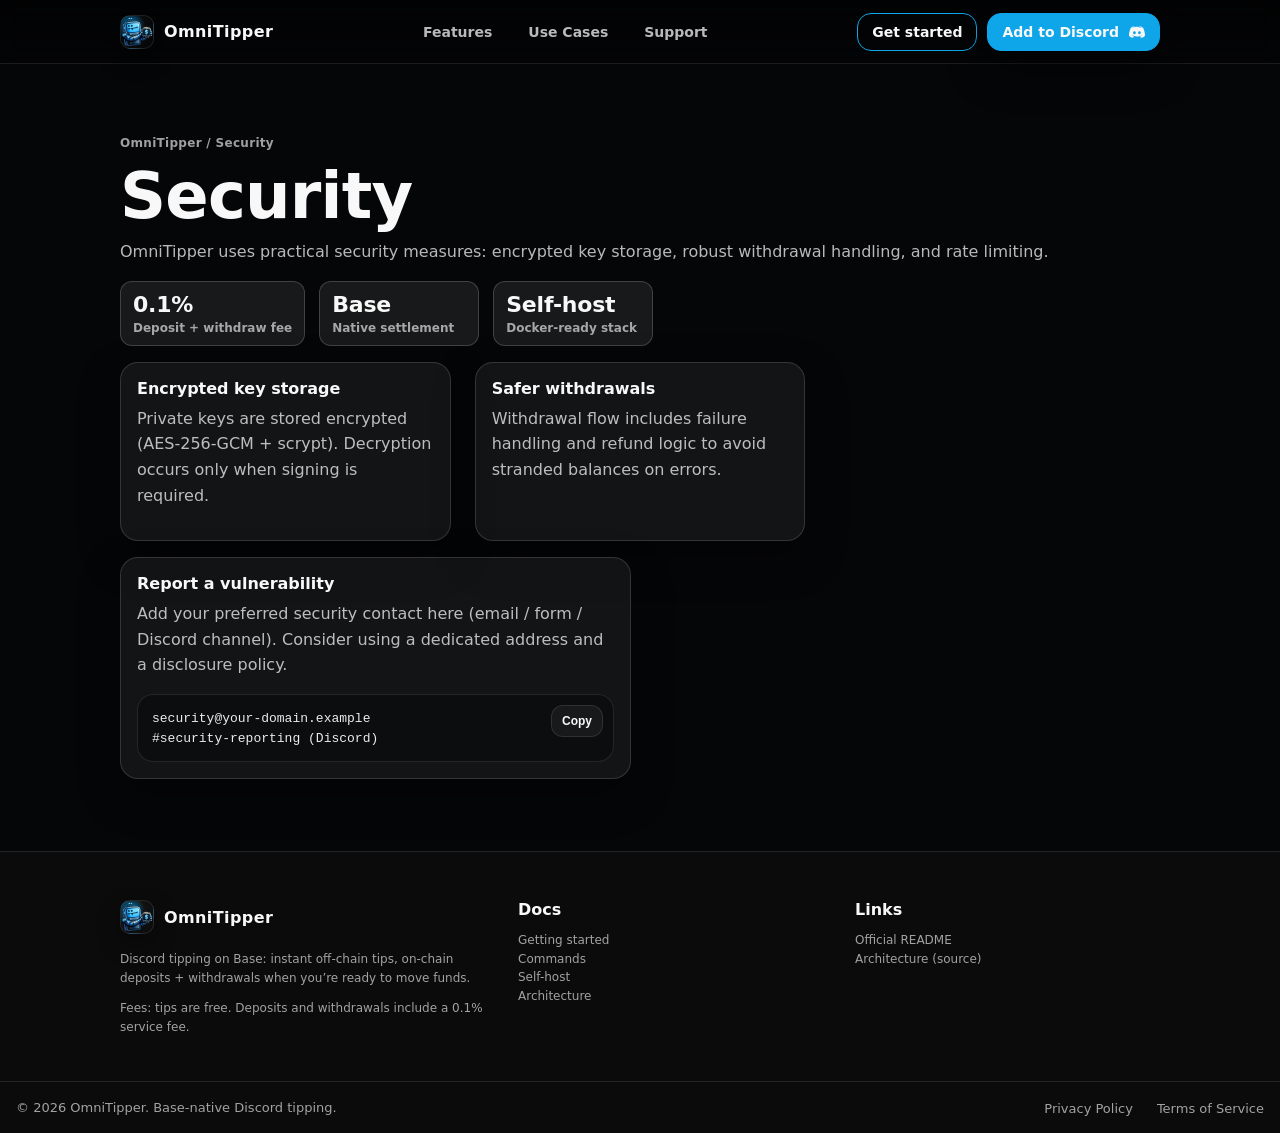
<file: security.html>
<!doctype html>
<html lang="en">
<head>
  <meta charset="utf-8" />
  <meta name="viewport" content="width=device-width,initial-scale=1" />
  <title>Security • OmniTipper</title>
  <link rel="stylesheet" href="assets/css/styles.css" />
</head>
<body>
<header class="top-nav">
  <div class="container nav-inner">
    <a class="brand" href="index.html">
      <div class="brand-mark">
        <img src="assets/icons/tipper_bot_logo.svg" alt="OmniTipper logo" />
        <span>OmniTipper</span>
      </div>
    </a>
    <button class="hamburger" aria-label="Toggle menu" aria-expanded="false">
      <span></span>
      <span></span>
      <span></span>
    </button>
    <nav class="nav-links" aria-label="Primary">
      <a data-nav href="features.html">Features</a>
      <a data-nav href="use-cases.html">Use Cases</a>
      <a data-nav href="support.html">Support</a>
    </nav>
    <div class="nav-cta">
      <a class="btn ghost" href="docs/getting-started.html">Get started</a>
      <a class="btn primary" href="get-on-server.html">Add to Discord
        <span class="btn-icon" aria-hidden="true">
          <svg viewBox="0 0 512 365.467" aria-hidden="true" focusable="false">
            <path d="M378.186 365.028s-15.794-18.865-28.956-35.099c57.473-16.232 79.41-51.77 79.41-51.77-17.989 11.846-35.099 20.182-50.454 25.885-21.938 9.213-42.997 14.917-63.617 18.866-42.118 7.898-80.726 5.703-113.631-.438-25.008-4.827-46.506-11.407-64.494-18.867-10.091-3.947-21.059-8.774-32.027-14.917-1.316-.877-2.633-1.316-3.948-2.193-.877-.438-1.316-.878-1.755-.878-7.898-4.388-12.285-7.458-12.285-7.458s21.06 34.659 76.779 51.331c-13.163 16.673-29.395 35.977-29.395 35.977C36.854 362.395 0 299.218 0 299.218 0 159.263 63.177 45.633 63.177 45.633 126.354-1.311 186.022.005 186.022.005l4.388 5.264C111.439 27.645 75.461 62.305 75.461 62.305s9.653-5.265 25.886-12.285c46.945-20.621 84.236-25.885 99.592-27.64 2.633-.439 4.827-.878 7.458-.878 26.763-3.51 57.036-4.387 88.624-.878 41.68 4.826 86.43 17.111 132.058 41.68 0 0-34.66-32.906-109.244-55.281l6.143-7.019s60.105-1.317 122.844 45.628c0 0 63.178 113.631 63.178 253.585 0-.438-36.854 62.739-133.813 65.81l-.001.001zm-43.874-203.133c-25.006 0-44.75 21.498-44.75 48.262 0 26.763 20.182 48.26 44.75 48.26 25.008 0 44.752-21.497 44.752-48.26 0-26.764-20.182-48.262-44.752-48.262zm-160.135 0c-25.008 0-44.751 21.498-44.751 48.262 0 26.763 20.182 48.26 44.751 48.26 25.007 0 44.75-21.497 44.75-48.26.439-26.763-19.742-48.262-44.75-48.262z" />
          </svg>
        </span>
      </a>
    </div>
  </div>
</header>
<main>
<section class="section">
  <div class="container">
    <div class="breadcrumb">OmniTipper / Security</div>
    <h1>Security</h1>
    <p>OmniTipper uses practical security measures: encrypted key storage, robust withdrawal handling, and rate limiting.</p>

    <div class="hero-stats">
      <div class="stat">
        <div class="value">0.1%</div>
        <div class="label">Deposit + withdraw fee</div>
      </div>
      <div class="stat">
        <div class="value">Base</div>
        <div class="label">Native settlement</div>
      </div>
      <div class="stat">
        <div class="value">Self-host</div>
        <div class="label">Docker-ready stack</div>
      </div>
    </div>

    <div class="grid" style="margin-top:16px;">
      <div class="card">
        <h3>Encrypted key storage</h3>
        <p>Private keys are stored encrypted (AES‑256‑GCM + scrypt). Decryption occurs only when signing is required.</p>
      </div>
      <div class="card">
        <h3>Safer withdrawals</h3>
        <p>Withdrawal flow includes failure handling and refund logic to avoid stranded balances on errors.</p>
      </div>
    </div>

    <div class="split" style="margin-top:16px;">
      <div class="card">
        <h3>Report a vulnerability</h3>
        <p class="small">Add your preferred security contact here (email / form / Discord channel). Consider using a dedicated address and a disclosure policy.</p>
        <div class="codeblock">
          <button class="copy" data-copy="secContact">Copy</button>
          <pre id="secContact">security@your-domain.example
#security-reporting (Discord)</pre>
        </div>
      </div>
    </div>
  </div>
</section>
</main>
<footer class="footer">
  <div class="container footer-grid">
    <div>
      <div class="brand-logo">
        <img src="assets/icons/tipper_bot_logo.svg" alt="OmniTipper logo" />
        <span>OmniTipper</span>
      </div>
      <p class="small">Discord tipping on Base: instant off-chain tips, on-chain deposits + withdrawals when you’re ready to move funds.</p>
      <p class="small">Fees: tips are free. Deposits and withdrawals include a 0.1% service fee.</p>
    </div>
    <div>
      <h4>Docs</h4>
      <p class="small"><a href="docs/getting-started.html">Getting started</a><br/>
      <a href="docs/commands.html">Commands</a><br/>
      <a href="docs/self-host.html">Self-host</a><br/>
      <a href="docs/architecture.html">Architecture</a></p>
    </div>
    <div>
      <h4>Links</h4>
      <p class="small">
        <a href="https://omnitipper-7e2078.gitlab.io/README.html" target="_blank" rel="noreferrer">Official README</a><br/>
        <a href="https://omnitipper-7e2078.gitlab.io/ARCHITECTURE.html" target="_blank" rel="noreferrer">Architecture (source)</a>
      </p>
    </div>
  </div>
  <div class="footer-bottom">
    <div class="container" style="display: flex; justify-content: space-between; align-items: center; flex-wrap: wrap; gap: 16px; width: 100%;">
      <p>&copy; 2026 OmniTipper. Base-native Discord tipping.</p>
      <ul class="footer-links">
        <li><a href="#">Privacy Policy</a></li>
        <li><a href="#">Terms of Service</a></li>
      </ul>
    </div>
  </div>
</footer>
<script src="assets/js/site.js"></script>
</body>
</html>
</file>
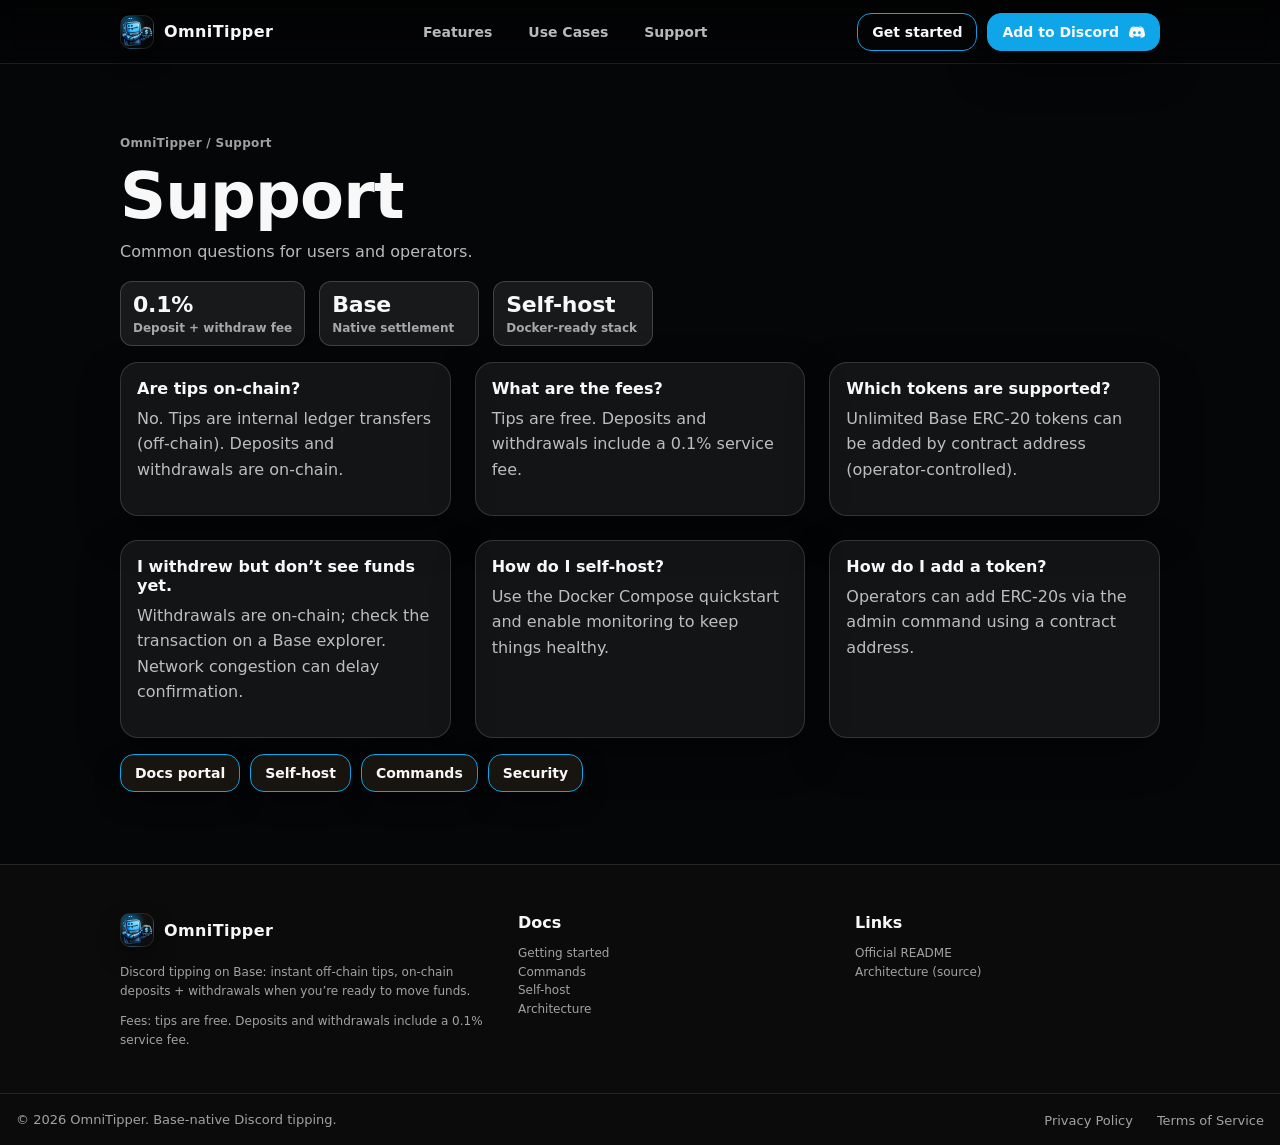
<file: support.html>
<!doctype html>
<html lang="en">
<head>
  <meta charset="utf-8" />
  <meta name="viewport" content="width=device-width,initial-scale=1" />
  <title>Support • OmniTipper</title>
  <link rel="stylesheet" href="assets/css/styles.css" />
</head>
<body>
<header class="top-nav">
  <div class="container nav-inner">
    <a class="brand" href="index.html">
      <div class="brand-mark">
        <img src="assets/icons/tipper_bot_logo.svg" alt="OmniTipper logo" />
        <span>OmniTipper</span>
      </div>
    </a>
    <button class="hamburger" aria-label="Toggle menu" aria-expanded="false">
      <span></span>
      <span></span>
      <span></span>
    </button>
    <nav class="nav-links" aria-label="Primary">
      <a data-nav href="features.html">Features</a>
      <a data-nav href="use-cases.html">Use Cases</a>
      <a data-nav href="support.html">Support</a>
    </nav>
    <div class="nav-cta">
      <a class="btn ghost" href="docs/getting-started.html">Get started</a>
      <a class="btn primary" href="get-on-server.html">Add to Discord
        <span class="btn-icon" aria-hidden="true">
          <svg viewBox="0 0 512 365.467" aria-hidden="true" focusable="false">
            <path d="M378.186 365.028s-15.794-18.865-28.956-35.099c57.473-16.232 79.41-51.77 79.41-51.77-17.989 11.846-35.099 20.182-50.454 25.885-21.938 9.213-42.997 14.917-63.617 18.866-42.118 7.898-80.726 5.703-113.631-.438-25.008-4.827-46.506-11.407-64.494-18.867-10.091-3.947-21.059-8.774-32.027-14.917-1.316-.877-2.633-1.316-3.948-2.193-.877-.438-1.316-.878-1.755-.878-7.898-4.388-12.285-7.458-12.285-7.458s21.06 34.659 76.779 51.331c-13.163 16.673-29.395 35.977-29.395 35.977C36.854 362.395 0 299.218 0 299.218 0 159.263 63.177 45.633 63.177 45.633 126.354-1.311 186.022.005 186.022.005l4.388 5.264C111.439 27.645 75.461 62.305 75.461 62.305s9.653-5.265 25.886-12.285c46.945-20.621 84.236-25.885 99.592-27.64 2.633-.439 4.827-.878 7.458-.878 26.763-3.51 57.036-4.387 88.624-.878 41.68 4.826 86.43 17.111 132.058 41.68 0 0-34.66-32.906-109.244-55.281l6.143-7.019s60.105-1.317 122.844 45.628c0 0 63.178 113.631 63.178 253.585 0-.438-36.854 62.739-133.813 65.81l-.001.001zm-43.874-203.133c-25.006 0-44.75 21.498-44.75 48.262 0 26.763 20.182 48.26 44.75 48.26 25.008 0 44.752-21.497 44.752-48.26 0-26.764-20.182-48.262-44.752-48.262zm-160.135 0c-25.008 0-44.751 21.498-44.751 48.262 0 26.763 20.182 48.26 44.751 48.26 25.007 0 44.75-21.497 44.75-48.26.439-26.763-19.742-48.262-44.75-48.262z" />
          </svg>
        </span>
      </a>
    </div>
  </div>
</header>
<main>
<section class="section">
  <div class="container">
    <div class="breadcrumb">OmniTipper / Support</div>
    <h1>Support</h1>
    <p>Common questions for users and operators.</p>

    <div class="hero-stats">
      <div class="stat">
        <div class="value">0.1%</div>
        <div class="label">Deposit + withdraw fee</div>
      </div>
      <div class="stat">
        <div class="value">Base</div>
        <div class="label">Native settlement</div>
      </div>
      <div class="stat">
        <div class="value">Self-host</div>
        <div class="label">Docker-ready stack</div>
      </div>
    </div>

    <div class="grid" style="margin-top:16px;">
      <div class="card">
        <h3>Are tips on-chain?</h3>
        <p>No. Tips are internal ledger transfers (off-chain). Deposits and withdrawals are on-chain.</p>
      </div>
      <div class="card">
        <h3>What are the fees?</h3>
        <p>Tips are free. Deposits and withdrawals include a 0.1% service fee.</p>
      </div>
      <div class="card">
        <h3>Which tokens are supported?</h3>
        <p>Unlimited Base ERC‑20 tokens can be added by contract address (operator-controlled).</p>
      </div>
      <div class="card">
        <h3>I withdrew but don’t see funds yet.</h3>
        <p>Withdrawals are on-chain; check the transaction on a Base explorer. Network congestion can delay confirmation.</p>
      </div>
      <div class="card">
        <h3>How do I self-host?</h3>
        <p>Use the Docker Compose quickstart and enable monitoring to keep things healthy.</p>
      </div>
      <div class="card">
        <h3>How do I add a token?</h3>
        <p>Operators can add ERC‑20s via the admin command using a contract address.</p>
      </div>
    </div>

    <div style="margin-top:16px; display:flex; gap:10px; flex-wrap:wrap;">
      <a class="btn" href="docs/index.html">Docs portal</a>
      <a class="btn" href="docs/self-host.html">Self-host</a>
      <a class="btn" href="commands.html">Commands</a>
      <a class="btn" href="security.html">Security</a>
    </div>
  </div>
</section>
</main>
<footer class="footer">
  <div class="container footer-grid">
    <div>
      <div class="brand-logo">
        <img src="assets/icons/tipper_bot_logo.svg" alt="OmniTipper logo" />
        <span>OmniTipper</span>
      </div>
      <p class="small">Discord tipping on Base: instant off-chain tips, on-chain deposits + withdrawals when you’re ready to move funds.</p>
      <p class="small">Fees: tips are free. Deposits and withdrawals include a 0.1% service fee.</p>
    </div>
    <div>
      <h4>Docs</h4>
      <p class="small"><a href="docs/getting-started.html">Getting started</a><br/>
      <a href="docs/commands.html">Commands</a><br/>
      <a href="docs/self-host.html">Self-host</a><br/>
      <a href="docs/architecture.html">Architecture</a></p>
    </div>
    <div>
      <h4>Links</h4>
      <p class="small">
        <a href="https://omnitipper-7e2078.gitlab.io/README.html" target="_blank" rel="noreferrer">Official README</a><br/>
        <a href="https://omnitipper-7e2078.gitlab.io/ARCHITECTURE.html" target="_blank" rel="noreferrer">Architecture (source)</a>
      </p>
    </div>
  </div>
  <div class="footer-bottom">
    <div class="container" style="display: flex; justify-content: space-between; align-items: center; flex-wrap: wrap; gap: 16px; width: 100%;">
      <p>&copy; 2026 OmniTipper. Base-native Discord tipping.</p>
      <ul class="footer-links">
        <li><a href="#">Privacy Policy</a></li>
        <li><a href="#">Terms of Service</a></li>
      </ul>
    </div>
  </div>
</footer>
<script src="assets/js/site.js"></script>
</body>
</html>
</file>
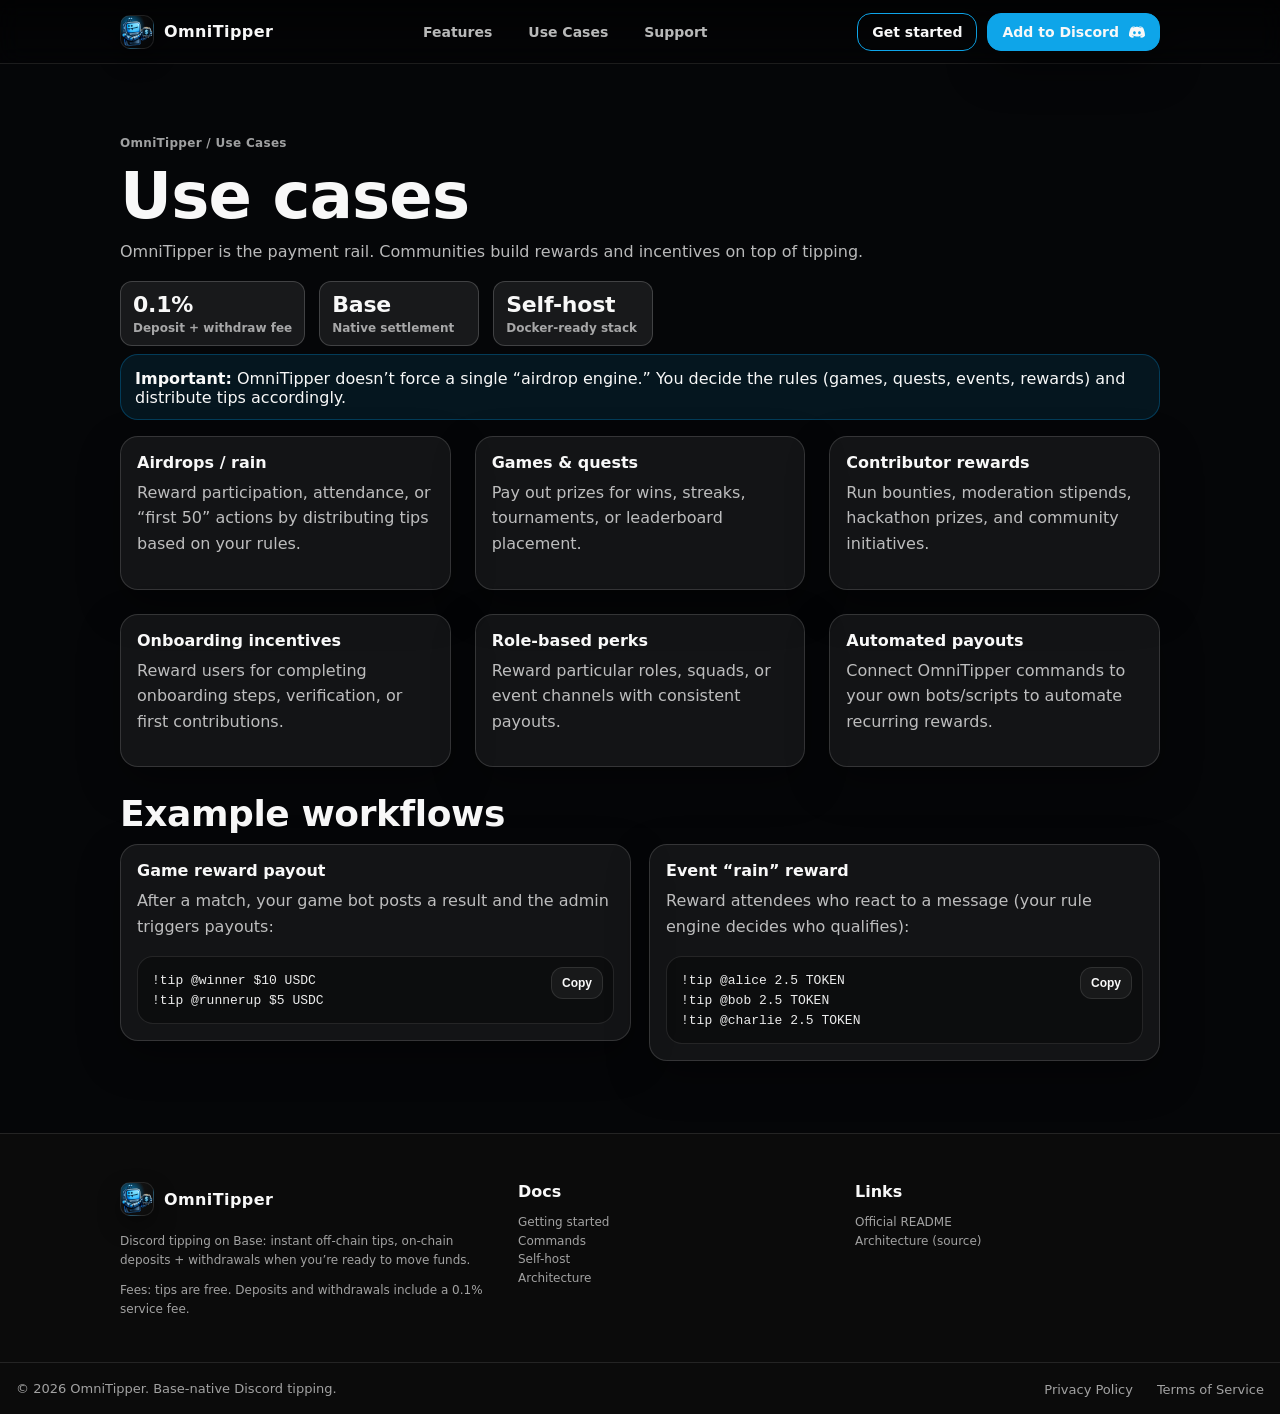
<file: use-cases.html>
<!doctype html>
<html lang="en">
<head>
  <meta charset="utf-8" />
  <meta name="viewport" content="width=device-width,initial-scale=1" />
  <title>Use Cases • OmniTipper</title>
  <link rel="stylesheet" href="assets/css/styles.css" />
</head>
<body>
<header class="top-nav">
  <div class="container nav-inner">
    <a class="brand" href="index.html">
      <div class="brand-mark">
        <img src="assets/icons/tipper_bot_logo.svg" alt="OmniTipper logo" />
        <span>OmniTipper</span>
      </div>
    </a>
    <button class="hamburger" aria-label="Toggle menu" aria-expanded="false">
      <span></span>
      <span></span>
      <span></span>
    </button>
    <nav class="nav-links" aria-label="Primary">
      <a data-nav href="features.html">Features</a>
      <a data-nav href="use-cases.html">Use Cases</a>
      <a data-nav href="support.html">Support</a>
    </nav>
    <div class="nav-cta">
      <a class="btn ghost" href="docs/getting-started.html">Get started</a>
      <a class="btn primary" href="get-on-server.html">Add to Discord
        <span class="btn-icon" aria-hidden="true">
          <svg viewBox="0 0 512 365.467" aria-hidden="true" focusable="false">
            <path d="M378.186 365.028s-15.794-18.865-28.956-35.099c57.473-16.232 79.41-51.77 79.41-51.77-17.989 11.846-35.099 20.182-50.454 25.885-21.938 9.213-42.997 14.917-63.617 18.866-42.118 7.898-80.726 5.703-113.631-.438-25.008-4.827-46.506-11.407-64.494-18.867-10.091-3.947-21.059-8.774-32.027-14.917-1.316-.877-2.633-1.316-3.948-2.193-.877-.438-1.316-.878-1.755-.878-7.898-4.388-12.285-7.458-12.285-7.458s21.06 34.659 76.779 51.331c-13.163 16.673-29.395 35.977-29.395 35.977C36.854 362.395 0 299.218 0 299.218 0 159.263 63.177 45.633 63.177 45.633 126.354-1.311 186.022.005 186.022.005l4.388 5.264C111.439 27.645 75.461 62.305 75.461 62.305s9.653-5.265 25.886-12.285c46.945-20.621 84.236-25.885 99.592-27.64 2.633-.439 4.827-.878 7.458-.878 26.763-3.51 57.036-4.387 88.624-.878 41.68 4.826 86.43 17.111 132.058 41.68 0 0-34.66-32.906-109.244-55.281l6.143-7.019s60.105-1.317 122.844 45.628c0 0 63.178 113.631 63.178 253.585 0-.438-36.854 62.739-133.813 65.81l-.001.001zm-43.874-203.133c-25.006 0-44.75 21.498-44.75 48.262 0 26.763 20.182 48.26 44.75 48.26 25.008 0 44.752-21.497 44.752-48.26 0-26.764-20.182-48.262-44.752-48.262zm-160.135 0c-25.008 0-44.751 21.498-44.751 48.262 0 26.763 20.182 48.26 44.751 48.26 25.007 0 44.75-21.497 44.75-48.26.439-26.763-19.742-48.262-44.75-48.262z" />
          </svg>
        </span>
      </a>
    </div>
  </div>
</header>
<main>
<section class="section">
  <div class="container">
    <div class="breadcrumb">OmniTipper / Use Cases</div>
    <h1>Use cases</h1>
    <p>OmniTipper is the payment rail. Communities build rewards and incentives on top of tipping.</p>

    <div class="hero-stats">
      <div class="stat">
        <div class="value">0.1%</div>
        <div class="label">Deposit + withdraw fee</div>
      </div>
      <div class="stat">
        <div class="value">Base</div>
        <div class="label">Native settlement</div>
      </div>
      <div class="stat">
        <div class="value">Self-host</div>
        <div class="label">Docker-ready stack</div>
      </div>
    </div>

    <div class="notice">
      <strong>Important:</strong> OmniTipper doesn’t force a single “airdrop engine.” You decide the rules (games, quests, events, rewards) and distribute tips accordingly.
    </div>

    <div class="grid" style="margin-top:16px;">
      <div class="card">
        <h3>Airdrops / rain</h3>
        <p>Reward participation, attendance, or “first 50” actions by distributing tips based on your rules.</p>
      </div>
      <div class="card">
        <h3>Games & quests</h3>
        <p>Pay out prizes for wins, streaks, tournaments, or leaderboard placement.</p>
      </div>
      <div class="card">
        <h3>Contributor rewards</h3>
        <p>Run bounties, moderation stipends, hackathon prizes, and community initiatives.</p>
      </div>
      <div class="card">
        <h3>Onboarding incentives</h3>
        <p>Reward users for completing onboarding steps, verification, or first contributions.</p>
      </div>
      <div class="card">
        <h3>Role-based perks</h3>
        <p>Reward particular roles, squads, or event channels with consistent payouts.</p>
      </div>
      <div class="card">
        <h3>Automated payouts</h3>
        <p>Connect OmniTipper commands to your own bots/scripts to automate recurring rewards.</p>
      </div>
    </div>

    <h2 style="margin-top:26px;">Example workflows</h2>
    <div class="split">
      <div class="card">
        <h3>Game reward payout</h3>
        <p class="small">After a match, your game bot posts a result and the admin triggers payouts:</p>
        <div class="codeblock">
          <button class="copy" data-copy="uc1">Copy</button>
          <pre id="uc1">!tip @winner $10 USDC
!tip @runnerup $5 USDC</pre>
        </div>
      </div>
      <div class="card">
        <h3>Event “rain” reward</h3>
        <p class="small">Reward attendees who react to a message (your rule engine decides who qualifies):</p>
        <div class="codeblock">
          <button class="copy" data-copy="uc2">Copy</button>
          <pre id="uc2">!tip @alice 2.5 TOKEN
!tip @bob 2.5 TOKEN
!tip @charlie 2.5 TOKEN</pre>
        </div>
      </div>
    </div>
  </div>
</section>
</main>
<footer class="footer">
  <div class="container footer-grid">
    <div>
      <div class="brand-logo">
        <img src="assets/icons/tipper_bot_logo.svg" alt="OmniTipper logo" />
        <span>OmniTipper</span>
      </div>
      <p class="small">Discord tipping on Base: instant off-chain tips, on-chain deposits + withdrawals when you’re ready to move funds.</p>
      <p class="small">Fees: tips are free. Deposits and withdrawals include a 0.1% service fee.</p>
    </div>
    <div>
      <h4>Docs</h4>
      <p class="small"><a href="docs/getting-started.html">Getting started</a><br/>
      <a href="docs/commands.html">Commands</a><br/>
      <a href="docs/self-host.html">Self-host</a><br/>
      <a href="docs/architecture.html">Architecture</a></p>
    </div>
    <div>
      <h4>Links</h4>
      <p class="small">
        <a href="https://omnitipper-7e2078.gitlab.io/README.html" target="_blank" rel="noreferrer">Official README</a><br/>
        <a href="https://omnitipper-7e2078.gitlab.io/ARCHITECTURE.html" target="_blank" rel="noreferrer">Architecture (source)</a>
      </p>
    </div>
  </div>
  <div class="footer-bottom">
    <div class="container" style="display: flex; justify-content: space-between; align-items: center; flex-wrap: wrap; gap: 16px; width: 100%;">
      <p>&copy; 2026 OmniTipper. Base-native Discord tipping.</p>
      <ul class="footer-links">
        <li><a href="#">Privacy Policy</a></li>
        <li><a href="#">Terms of Service</a></li>
      </ul>
    </div>
  </div>
</footer>
<script src="assets/js/site.js"></script>
</body>
</html>
</file>
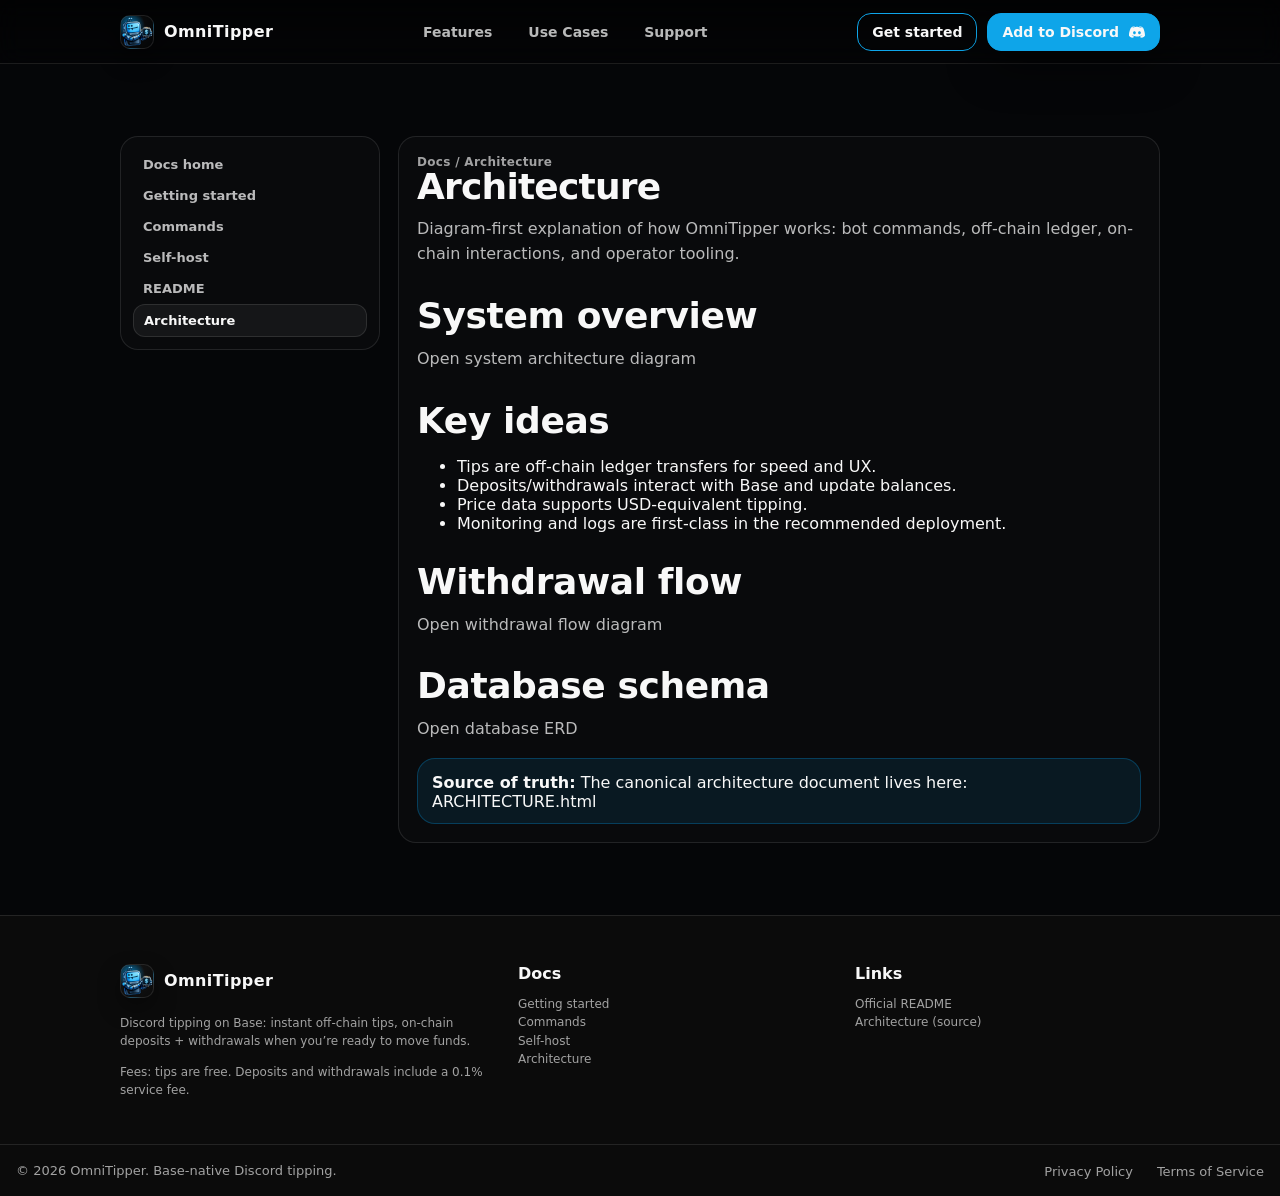
<file: docs/architecture.html>
<!doctype html>
<html lang="en">
<head>
  <meta charset="utf-8" />
  <meta name="viewport" content="width=device-width,initial-scale=1" />
  <title>Architecture • OmniTipper</title>
  <link rel="stylesheet" href="../assets/css/styles.css" />
</head>
<body>
<header class="top-nav">
  <div class="container nav-inner">
    <a class="brand" href="../index.html">
      <div class="brand-mark">
        <img src="../assets/icons/tipper_bot_logo.svg" alt="OmniTipper logo" />
        <span>OmniTipper</span>
      </div>
    </a>
    <button class="hamburger" aria-label="Toggle menu" aria-expanded="false">
      <span></span>
      <span></span>
      <span></span>
    </button>
    <nav class="nav-links" aria-label="Primary">
      <a data-nav href="../features.html">Features</a>
      <a data-nav href="../use-cases.html">Use Cases</a>
      <a data-nav href="../support.html">Support</a>
    </nav>
    <div class="nav-cta">
      <a class="btn ghost" href="../docs/getting-started.html">Get started</a>
      <a class="btn primary" href="../get-on-server.html">Add to Discord
        <span class="btn-icon" aria-hidden="true">
          <svg viewBox="0 0 512 365.467" aria-hidden="true" focusable="false">
            <path d="M378.186 365.028s-15.794-18.865-28.956-35.099c57.473-16.232 79.41-51.77 79.41-51.77-17.989 11.846-35.099 20.182-50.454 25.885-21.938 9.213-42.997 14.917-63.617 18.866-42.118 7.898-80.726 5.703-113.631-.438-25.008-4.827-46.506-11.407-64.494-18.867-10.091-3.947-21.059-8.774-32.027-14.917-1.316-.877-2.633-1.316-3.948-2.193-.877-.438-1.316-.878-1.755-.878-7.898-4.388-12.285-7.458-12.285-7.458s21.06 34.659 76.779 51.331c-13.163 16.673-29.395 35.977-29.395 35.977C36.854 362.395 0 299.218 0 299.218 0 159.263 63.177 45.633 63.177 45.633 126.354-1.311 186.022.005 186.022.005l4.388 5.264C111.439 27.645 75.461 62.305 75.461 62.305s9.653-5.265 25.886-12.285c46.945-20.621 84.236-25.885 99.592-27.64 2.633-.439 4.827-.878 7.458-.878 26.763-3.51 57.036-4.387 88.624-.878 41.68 4.826 86.43 17.111 132.058 41.68 0 0-34.66-32.906-109.244-55.281l6.143-7.019s60.105-1.317 122.844 45.628c0 0 63.178 113.631 63.178 253.585 0-.438-36.854 62.739-133.813 65.81l-.001.001zm-43.874-203.133c-25.006 0-44.75 21.498-44.75 48.262 0 26.763 20.182 48.26 44.75 48.26 25.008 0 44.752-21.497 44.752-48.26 0-26.764-20.182-48.262-44.752-48.262zm-160.135 0c-25.008 0-44.751 21.498-44.751 48.262 0 26.763 20.182 48.26 44.751 48.26 25.007 0 44.75-21.497 44.75-48.26.439-26.763-19.742-48.262-44.75-48.262z" />
          </svg>
        </span>
      </a>
    </div>
  </div>
</header>
<main>
<section class="section">
  <div class="container docs">
    <aside class="sidebar" aria-label="Docs navigation">
      <a class="" href="index.html">Docs home</a>
<a class="" href="getting-started.html">Getting started</a>
<a class="" href="commands.html">Commands</a>
<a class="" href="self-host.html">Self-host</a>
<a class="" href="readme.html">README</a>
<a class="active" href="architecture.html">Architecture</a>
    </aside>

    <article class="doc-body">
      <div class="breadcrumb">Docs / Architecture</div>
<h1>Architecture</h1>
<p>Diagram-first explanation of how OmniTipper works: bot commands, off-chain ledger, on-chain interactions, and operator tooling.</p>

<h2>System overview</h2>
<p class="small">
  <a href="https://omnitipper-7e2078.gitlab.io/assets/system_architecture.png" target="_blank" rel="noreferrer">Open system architecture diagram</a>
</p>

<h2>Key ideas</h2>
<ul>
  <li>Tips are off-chain ledger transfers for speed and UX.</li>
  <li>Deposits/withdrawals interact with Base and update balances.</li>
  <li>Price data supports USD-equivalent tipping.</li>
  <li>Monitoring and logs are first-class in the recommended deployment.</li>
</ul>

<h2>Withdrawal flow</h2>
<p class="small">
  <a href="https://omnitipper-7e2078.gitlab.io/assets/withdrawal_flow.png" target="_blank" rel="noreferrer">Open withdrawal flow diagram</a>
</p>

<h2>Database schema</h2>
<p class="small">
  <a href="https://omnitipper-7e2078.gitlab.io/assets/database_schema.png" target="_blank" rel="noreferrer">Open database ERD</a>
</p>

<div class="notice">
  <strong>Source of truth:</strong> The canonical architecture document lives here:
  <a href="https://omnitipper-7e2078.gitlab.io/ARCHITECTURE.html" target="_blank" rel="noreferrer">ARCHITECTURE.html</a>
</div>
    </article>
  </div>
</section>
</main>
<footer class="footer">
  <div class="container footer-grid">
    <div>
      <div class="brand-logo">
        <img src="../assets/icons/tipper_bot_logo.svg" alt="OmniTipper logo" />
        <span>OmniTipper</span>
      </div>
      <p class="small">Discord tipping on Base: instant off-chain tips, on-chain deposits + withdrawals when you’re ready to move funds.</p>
      <p class="small">Fees: tips are free. Deposits and withdrawals include a 0.1% service fee.</p>
    </div>
    <div>
      <h4>Docs</h4>
      <p class="small"><a href="../docs/getting-started.html">Getting started</a><br/>
      <a href="../docs/commands.html">Commands</a><br/>
      <a href="../docs/self-host.html">Self-host</a><br/>
      <a href="../docs/architecture.html">Architecture</a></p>
    </div>
    <div>
      <h4>Links</h4>
      <p class="small">
        <a href="https://omnitipper-7e2078.gitlab.io/README.html" target="_blank" rel="noreferrer">Official README</a><br/>
        <a href="https://omnitipper-7e2078.gitlab.io/ARCHITECTURE.html" target="_blank" rel="noreferrer">Architecture (source)</a>
      </p>
    </div>
  </div>
  <div class="footer-bottom">
    <div class="container" style="display: flex; justify-content: space-between; align-items: center; flex-wrap: wrap; gap: 16px; width: 100%;">
      <p>&copy; 2026 OmniTipper. Base-native Discord tipping.</p>
      <ul class="footer-links">
        <li><a href="#">Privacy Policy</a></li>
        <li><a href="#">Terms of Service</a></li>
      </ul>
    </div>
  </div>
</footer>
<script src="../assets/js/site.js"></script>
</body>
</html>
</file>
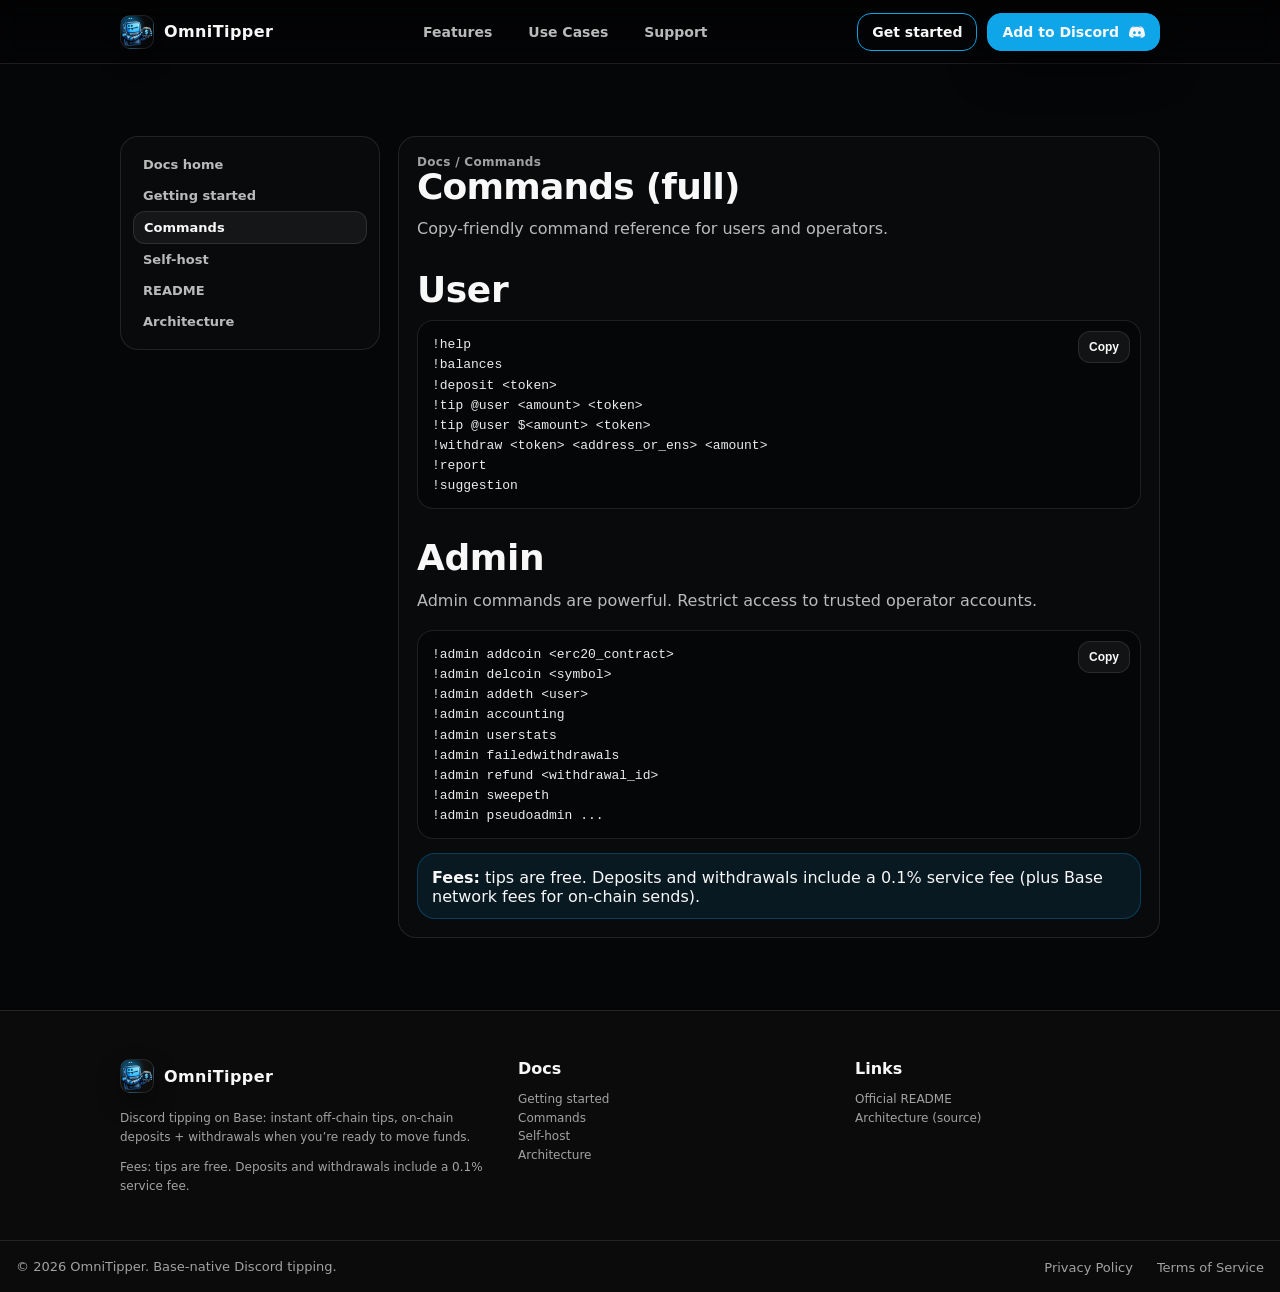
<file: docs/commands.html>
<!doctype html>
<html lang="en">
<head>
  <meta charset="utf-8" />
  <meta name="viewport" content="width=device-width,initial-scale=1" />
  <title>Commands • OmniTipper</title>
  <link rel="stylesheet" href="../assets/css/styles.css" />
</head>
<body>
<header class="top-nav">
  <div class="container nav-inner">
    <a class="brand" href="../index.html">
      <div class="brand-mark">
        <img src="../assets/icons/tipper_bot_logo.svg" alt="OmniTipper logo" />
        <span>OmniTipper</span>
      </div>
    </a>
    <button class="hamburger" aria-label="Toggle menu" aria-expanded="false">
      <span></span>
      <span></span>
      <span></span>
    </button>
    <nav class="nav-links" aria-label="Primary">
      <a data-nav href="../features.html">Features</a>
      <a data-nav href="../use-cases.html">Use Cases</a>
      <a data-nav href="../support.html">Support</a>
    </nav>
    <div class="nav-cta">
      <a class="btn ghost" href="../docs/getting-started.html">Get started</a>
      <a class="btn primary" href="../get-on-server.html">Add to Discord
        <span class="btn-icon" aria-hidden="true">
          <svg viewBox="0 0 512 365.467" aria-hidden="true" focusable="false">
            <path d="M378.186 365.028s-15.794-18.865-28.956-35.099c57.473-16.232 79.41-51.77 79.41-51.77-17.989 11.846-35.099 20.182-50.454 25.885-21.938 9.213-42.997 14.917-63.617 18.866-42.118 7.898-80.726 5.703-113.631-.438-25.008-4.827-46.506-11.407-64.494-18.867-10.091-3.947-21.059-8.774-32.027-14.917-1.316-.877-2.633-1.316-3.948-2.193-.877-.438-1.316-.878-1.755-.878-7.898-4.388-12.285-7.458-12.285-7.458s21.06 34.659 76.779 51.331c-13.163 16.673-29.395 35.977-29.395 35.977C36.854 362.395 0 299.218 0 299.218 0 159.263 63.177 45.633 63.177 45.633 126.354-1.311 186.022.005 186.022.005l4.388 5.264C111.439 27.645 75.461 62.305 75.461 62.305s9.653-5.265 25.886-12.285c46.945-20.621 84.236-25.885 99.592-27.64 2.633-.439 4.827-.878 7.458-.878 26.763-3.51 57.036-4.387 88.624-.878 41.68 4.826 86.43 17.111 132.058 41.68 0 0-34.66-32.906-109.244-55.281l6.143-7.019s60.105-1.317 122.844 45.628c0 0 63.178 113.631 63.178 253.585 0-.438-36.854 62.739-133.813 65.81l-.001.001zm-43.874-203.133c-25.006 0-44.75 21.498-44.75 48.262 0 26.763 20.182 48.26 44.75 48.26 25.008 0 44.752-21.497 44.752-48.26 0-26.764-20.182-48.262-44.752-48.262zm-160.135 0c-25.008 0-44.751 21.498-44.751 48.262 0 26.763 20.182 48.26 44.751 48.26 25.007 0 44.75-21.497 44.75-48.26.439-26.763-19.742-48.262-44.75-48.262z" />
          </svg>
        </span>
      </a>
    </div>
  </div>
</header>
<main>
<section class="section">
  <div class="container docs">
    <aside class="sidebar" aria-label="Docs navigation">
      <a class="" href="index.html">Docs home</a>
<a class="" href="getting-started.html">Getting started</a>
<a class="active" href="commands.html">Commands</a>
<a class="" href="self-host.html">Self-host</a>
<a class="" href="readme.html">README</a>
<a class="" href="architecture.html">Architecture</a>
    </aside>

    <article class="doc-body">
      <div class="breadcrumb">Docs / Commands</div>
<h1>Commands (full)</h1>
<p>Copy-friendly command reference for users and operators.</p>

<h2>User</h2>
<div class="codeblock">
  <button class="copy" data-copy="dc1">Copy</button>
  <pre id="dc1">!help
!balances
!deposit &lt;token&gt;
!tip @user &lt;amount&gt; &lt;token&gt;
!tip @user $&lt;amount&gt; &lt;token&gt;
!withdraw &lt;token&gt; &lt;address_or_ens&gt; &lt;amount&gt;
!report
!suggestion</pre>
</div>

<h2>Admin</h2>
<p>Admin commands are powerful. Restrict access to trusted operator accounts.</p>
<div class="codeblock">
  <button class="copy" data-copy="dc2">Copy</button>
  <pre id="dc2">!admin addcoin &lt;erc20_contract&gt;
!admin delcoin &lt;symbol&gt;
!admin addeth &lt;user&gt;
!admin accounting
!admin userstats
!admin failedwithdrawals
!admin refund &lt;withdrawal_id&gt;
!admin sweepeth
!admin pseudoadmin ...</pre>
</div>

<div class="notice" style="margin-top:14px;">
  <strong>Fees:</strong> tips are free. Deposits and withdrawals include a 0.1% service fee (plus Base network fees for on-chain sends).
</div>
    </article>
  </div>
</section>
</main>
<footer class="footer">
  <div class="container footer-grid">
    <div>
      <div class="brand-logo">
        <img src="../assets/icons/tipper_bot_logo.svg" alt="OmniTipper logo" />
        <span>OmniTipper</span>
      </div>
      <p class="small">Discord tipping on Base: instant off-chain tips, on-chain deposits + withdrawals when you’re ready to move funds.</p>
      <p class="small">Fees: tips are free. Deposits and withdrawals include a 0.1% service fee.</p>
    </div>
    <div>
      <h4>Docs</h4>
      <p class="small"><a href="../docs/getting-started.html">Getting started</a><br/>
      <a href="../docs/commands.html">Commands</a><br/>
      <a href="../docs/self-host.html">Self-host</a><br/>
      <a href="../docs/architecture.html">Architecture</a></p>
    </div>
    <div>
      <h4>Links</h4>
      <p class="small">
        <a href="https://omnitipper-7e2078.gitlab.io/README.html" target="_blank" rel="noreferrer">Official README</a><br/>
        <a href="https://omnitipper-7e2078.gitlab.io/ARCHITECTURE.html" target="_blank" rel="noreferrer">Architecture (source)</a>
      </p>
    </div>
  </div>
  <div class="footer-bottom">
    <div class="container" style="display: flex; justify-content: space-between; align-items: center; flex-wrap: wrap; gap: 16px; width: 100%;">
      <p>&copy; 2026 OmniTipper. Base-native Discord tipping.</p>
      <ul class="footer-links">
        <li><a href="#">Privacy Policy</a></li>
        <li><a href="#">Terms of Service</a></li>
      </ul>
    </div>
  </div>
</footer>
<script src="../assets/js/site.js"></script>
</body>
</html>
</file>
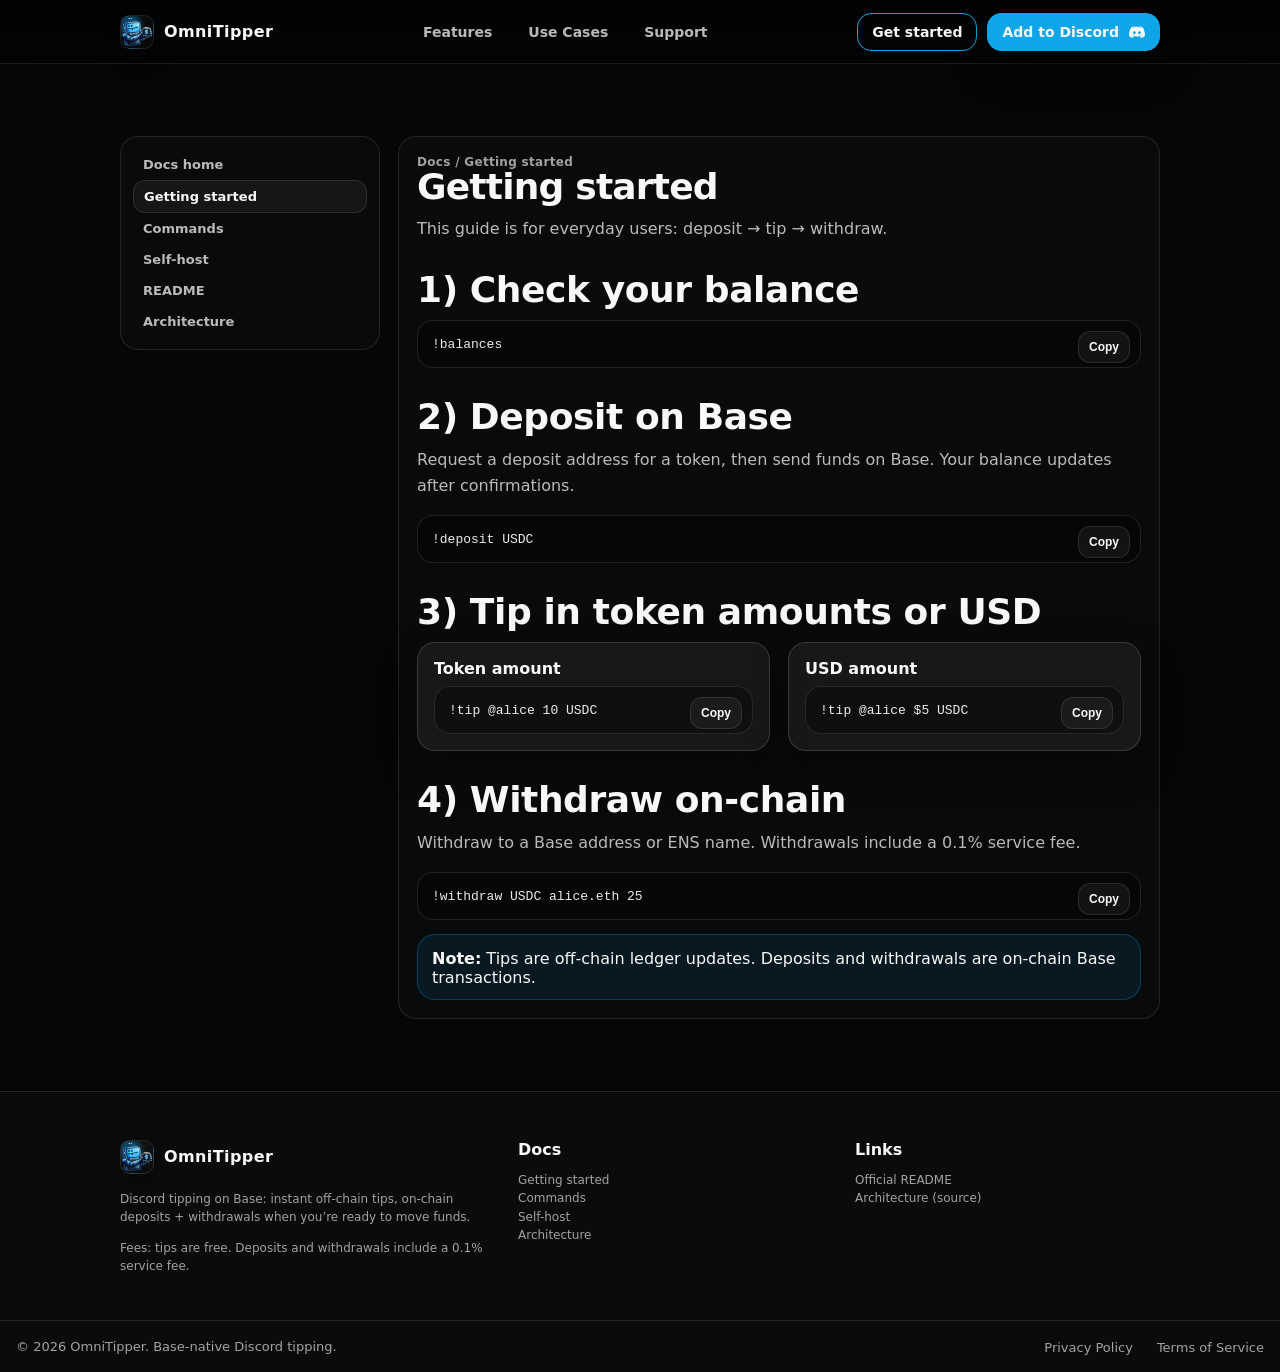
<file: docs/getting-started.html>
<!doctype html>
<html lang="en">
<head>
  <meta charset="utf-8" />
  <meta name="viewport" content="width=device-width,initial-scale=1" />
  <title>Getting started • OmniTipper</title>
  <link rel="stylesheet" href="../assets/css/styles.css" />
</head>
<body>
<header class="top-nav">
  <div class="container nav-inner">
    <a class="brand" href="../index.html">
      <div class="brand-mark">
        <img src="../assets/icons/tipper_bot_logo.svg" alt="OmniTipper logo" />
        <span>OmniTipper</span>
      </div>
    </a>
    <button class="hamburger" aria-label="Toggle menu" aria-expanded="false">
      <span></span>
      <span></span>
      <span></span>
    </button>
    <nav class="nav-links" aria-label="Primary">
      <a data-nav href="../features.html">Features</a>
      <a data-nav href="../use-cases.html">Use Cases</a>
      <a data-nav href="../support.html">Support</a>
    </nav>
    <div class="nav-cta">
      <a class="btn ghost" href="../docs/getting-started.html">Get started</a>
      <a class="btn primary" href="../get-on-server.html">Add to Discord
        <span class="btn-icon" aria-hidden="true">
          <svg viewBox="0 0 512 365.467" aria-hidden="true" focusable="false">
            <path d="M378.186 365.028s-15.794-18.865-28.956-35.099c57.473-16.232 79.41-51.77 79.41-51.77-17.989 11.846-35.099 20.182-50.454 25.885-21.938 9.213-42.997 14.917-63.617 18.866-42.118 7.898-80.726 5.703-113.631-.438-25.008-4.827-46.506-11.407-64.494-18.867-10.091-3.947-21.059-8.774-32.027-14.917-1.316-.877-2.633-1.316-3.948-2.193-.877-.438-1.316-.878-1.755-.878-7.898-4.388-12.285-7.458-12.285-7.458s21.06 34.659 76.779 51.331c-13.163 16.673-29.395 35.977-29.395 35.977C36.854 362.395 0 299.218 0 299.218 0 159.263 63.177 45.633 63.177 45.633 126.354-1.311 186.022.005 186.022.005l4.388 5.264C111.439 27.645 75.461 62.305 75.461 62.305s9.653-5.265 25.886-12.285c46.945-20.621 84.236-25.885 99.592-27.64 2.633-.439 4.827-.878 7.458-.878 26.763-3.51 57.036-4.387 88.624-.878 41.68 4.826 86.43 17.111 132.058 41.68 0 0-34.66-32.906-109.244-55.281l6.143-7.019s60.105-1.317 122.844 45.628c0 0 63.178 113.631 63.178 253.585 0-.438-36.854 62.739-133.813 65.81l-.001.001zm-43.874-203.133c-25.006 0-44.75 21.498-44.75 48.262 0 26.763 20.182 48.26 44.75 48.26 25.008 0 44.752-21.497 44.752-48.26 0-26.764-20.182-48.262-44.752-48.262zm-160.135 0c-25.008 0-44.751 21.498-44.751 48.262 0 26.763 20.182 48.26 44.751 48.26 25.007 0 44.75-21.497 44.75-48.26.439-26.763-19.742-48.262-44.75-48.262z" />
          </svg>
        </span>
      </a>
    </div>
  </div>
</header>
<main>
<section class="section">
  <div class="container docs">
    <aside class="sidebar" aria-label="Docs navigation">
      <a class="" href="index.html">Docs home</a>
<a class="active" href="getting-started.html">Getting started</a>
<a class="" href="commands.html">Commands</a>
<a class="" href="self-host.html">Self-host</a>
<a class="" href="readme.html">README</a>
<a class="" href="architecture.html">Architecture</a>
    </aside>

    <article class="doc-body">
      <div class="breadcrumb">Docs / Getting started</div>
<h1>Getting started</h1>
<p>This guide is for everyday users: deposit → tip → withdraw.</p>

<h2>1) Check your balance</h2>
<div class="codeblock">
  <button class="copy" data-copy="gs1">Copy</button>
  <pre id="gs1">!balances</pre>
</div>

<h2>2) Deposit on Base</h2>
<p>Request a deposit address for a token, then send funds on Base. Your balance updates after confirmations.</p>
<div class="codeblock">
  <button class="copy" data-copy="gs2">Copy</button>
  <pre id="gs2">!deposit USDC</pre>
</div>

<h2>3) Tip in token amounts or USD</h2>
<div class="split">
  <div class="card">
    <h3>Token amount</h3>
    <div class="codeblock">
      <button class="copy" data-copy="gs3a">Copy</button>
      <pre id="gs3a">!tip @alice 10 USDC</pre>
    </div>
  </div>
  <div class="card">
    <h3>USD amount</h3>
    <div class="codeblock">
      <button class="copy" data-copy="gs3b">Copy</button>
      <pre id="gs3b">!tip @alice $5 USDC</pre>
    </div>
  </div>
</div>

<h2>4) Withdraw on-chain</h2>
<p>Withdraw to a Base address or ENS name. Withdrawals include a 0.1% service fee.</p>
<div class="codeblock">
  <button class="copy" data-copy="gs4">Copy</button>
  <pre id="gs4">!withdraw USDC alice.eth 25</pre>
</div>

<div class="notice" style="margin-top:14px;">
  <strong>Note:</strong> Tips are off-chain ledger updates. Deposits and withdrawals are on-chain Base transactions.
</div>
    </article>
  </div>
</section>
</main>
<footer class="footer">
  <div class="container footer-grid">
    <div>
      <div class="brand-logo">
        <img src="../assets/icons/tipper_bot_logo.svg" alt="OmniTipper logo" />
        <span>OmniTipper</span>
      </div>
      <p class="small">Discord tipping on Base: instant off-chain tips, on-chain deposits + withdrawals when you’re ready to move funds.</p>
      <p class="small">Fees: tips are free. Deposits and withdrawals include a 0.1% service fee.</p>
    </div>
    <div>
      <h4>Docs</h4>
      <p class="small"><a href="../docs/getting-started.html">Getting started</a><br/>
      <a href="../docs/commands.html">Commands</a><br/>
      <a href="../docs/self-host.html">Self-host</a><br/>
      <a href="../docs/architecture.html">Architecture</a></p>
    </div>
    <div>
      <h4>Links</h4>
      <p class="small">
        <a href="https://omnitipper-7e2078.gitlab.io/README.html" target="_blank" rel="noreferrer">Official README</a><br/>
        <a href="https://omnitipper-7e2078.gitlab.io/ARCHITECTURE.html" target="_blank" rel="noreferrer">Architecture (source)</a>
      </p>
    </div>
  </div>
  <div class="footer-bottom">
    <div class="container" style="display: flex; justify-content: space-between; align-items: center; flex-wrap: wrap; gap: 16px; width: 100%;">
      <p>&copy; 2026 OmniTipper. Base-native Discord tipping.</p>
      <ul class="footer-links">
        <li><a href="#">Privacy Policy</a></li>
        <li><a href="#">Terms of Service</a></li>
      </ul>
    </div>
  </div>
</footer>
<script src="../assets/js/site.js"></script>
</body>
</html>
</file>
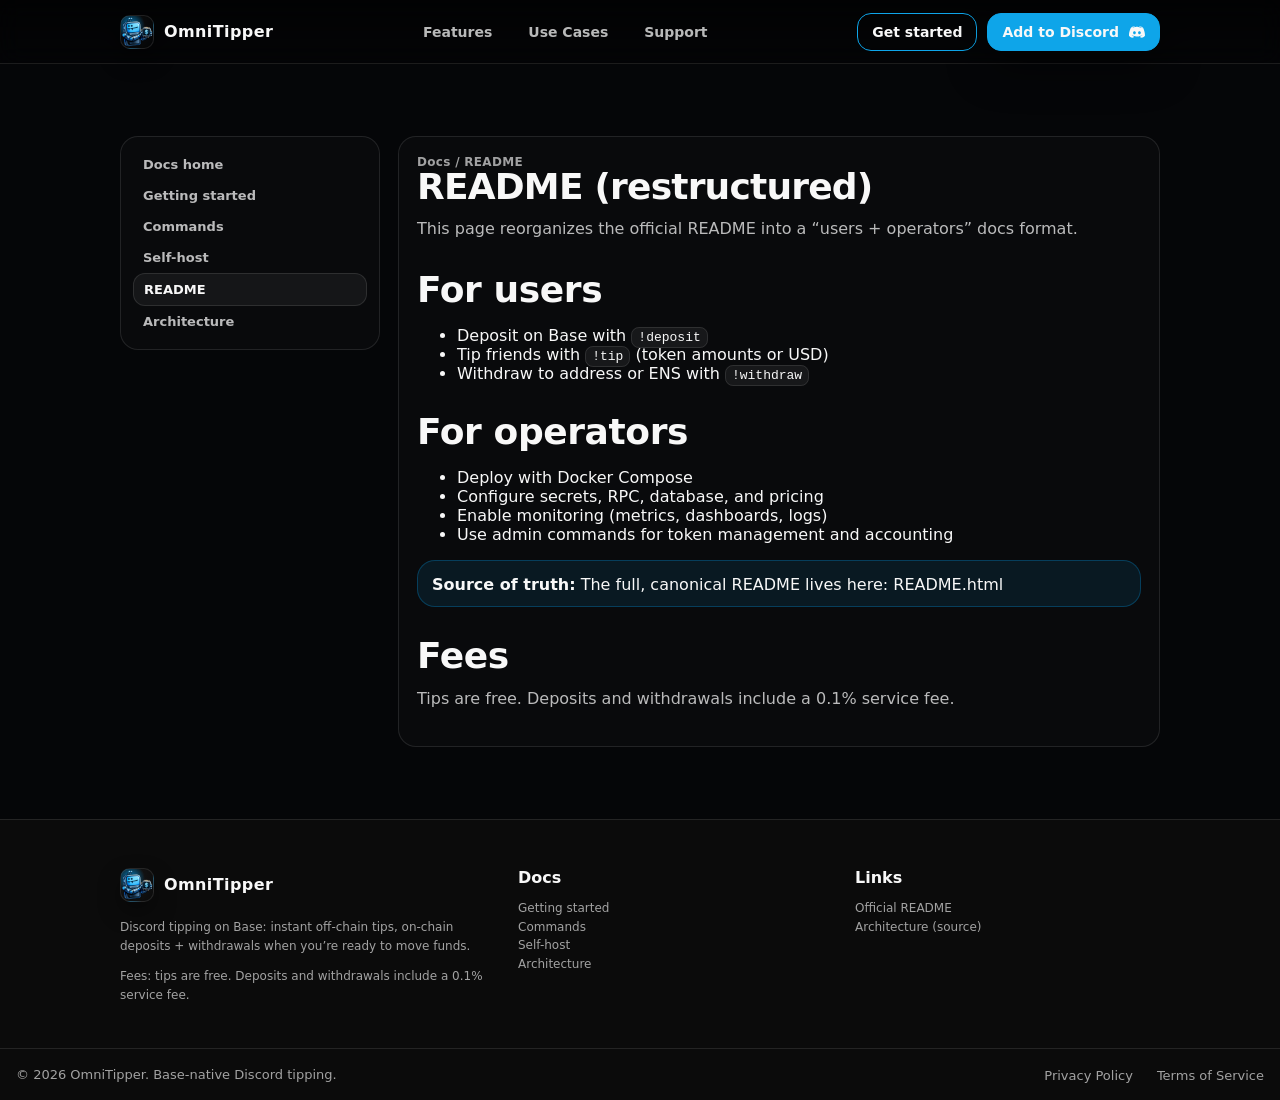
<file: docs/readme.html>
<!doctype html>
<html lang="en">
<head>
  <meta charset="utf-8" />
  <meta name="viewport" content="width=device-width,initial-scale=1" />
  <title>README • OmniTipper</title>
  <link rel="stylesheet" href="../assets/css/styles.css" />
</head>
<body>
<header class="top-nav">
  <div class="container nav-inner">
    <a class="brand" href="../index.html">
      <div class="brand-mark">
        <img src="../assets/icons/tipper_bot_logo.svg" alt="OmniTipper logo" />
        <span>OmniTipper</span>
      </div>
    </a>
    <button class="hamburger" aria-label="Toggle menu" aria-expanded="false">
      <span></span>
      <span></span>
      <span></span>
    </button>
    <nav class="nav-links" aria-label="Primary">
      <a data-nav href="../features.html">Features</a>
      <a data-nav href="../use-cases.html">Use Cases</a>
      <a data-nav href="../support.html">Support</a>
    </nav>
    <div class="nav-cta">
      <a class="btn ghost" href="../docs/getting-started.html">Get started</a>
      <a class="btn primary" href="../get-on-server.html">Add to Discord
        <span class="btn-icon" aria-hidden="true">
          <svg viewBox="0 0 512 365.467" aria-hidden="true" focusable="false">
            <path d="M378.186 365.028s-15.794-18.865-28.956-35.099c57.473-16.232 79.41-51.77 79.41-51.77-17.989 11.846-35.099 20.182-50.454 25.885-21.938 9.213-42.997 14.917-63.617 18.866-42.118 7.898-80.726 5.703-113.631-.438-25.008-4.827-46.506-11.407-64.494-18.867-10.091-3.947-21.059-8.774-32.027-14.917-1.316-.877-2.633-1.316-3.948-2.193-.877-.438-1.316-.878-1.755-.878-7.898-4.388-12.285-7.458-12.285-7.458s21.06 34.659 76.779 51.331c-13.163 16.673-29.395 35.977-29.395 35.977C36.854 362.395 0 299.218 0 299.218 0 159.263 63.177 45.633 63.177 45.633 126.354-1.311 186.022.005 186.022.005l4.388 5.264C111.439 27.645 75.461 62.305 75.461 62.305s9.653-5.265 25.886-12.285c46.945-20.621 84.236-25.885 99.592-27.64 2.633-.439 4.827-.878 7.458-.878 26.763-3.51 57.036-4.387 88.624-.878 41.68 4.826 86.43 17.111 132.058 41.68 0 0-34.66-32.906-109.244-55.281l6.143-7.019s60.105-1.317 122.844 45.628c0 0 63.178 113.631 63.178 253.585 0-.438-36.854 62.739-133.813 65.81l-.001.001zm-43.874-203.133c-25.006 0-44.75 21.498-44.75 48.262 0 26.763 20.182 48.26 44.75 48.26 25.008 0 44.752-21.497 44.752-48.26 0-26.764-20.182-48.262-44.752-48.262zm-160.135 0c-25.008 0-44.751 21.498-44.751 48.262 0 26.763 20.182 48.26 44.751 48.26 25.007 0 44.75-21.497 44.75-48.26.439-26.763-19.742-48.262-44.75-48.262z" />
          </svg>
        </span>
      </a>
    </div>
  </div>
</header>
<main>
<section class="section">
  <div class="container docs">
    <aside class="sidebar" aria-label="Docs navigation">
      <a class="" href="index.html">Docs home</a>
<a class="" href="getting-started.html">Getting started</a>
<a class="" href="commands.html">Commands</a>
<a class="" href="self-host.html">Self-host</a>
<a class="active" href="readme.html">README</a>
<a class="" href="architecture.html">Architecture</a>
    </aside>

    <article class="doc-body">
      <div class="breadcrumb">Docs / README</div>
<h1>README (restructured)</h1>
<p>This page reorganizes the official README into a “users + operators” docs format.</p>

<h2>For users</h2>
<ul>
  <li>Deposit on Base with <code>!deposit</code></li>
  <li>Tip friends with <code>!tip</code> (token amounts or USD)</li>
  <li>Withdraw to address or ENS with <code>!withdraw</code></li>
</ul>

<h2>For operators</h2>
<ul>
  <li>Deploy with Docker Compose</li>
  <li>Configure secrets, RPC, database, and pricing</li>
  <li>Enable monitoring (metrics, dashboards, logs)</li>
  <li>Use admin commands for token management and accounting</li>
</ul>

<div class="notice">
  <strong>Source of truth:</strong> The full, canonical README lives here:
  <a href="https://omnitipper-7e2078.gitlab.io/README.html" target="_blank" rel="noreferrer">README.html</a>
</div>

<h2>Fees</h2>
<p>Tips are free. Deposits and withdrawals include a 0.1% service fee.</p>
    </article>
  </div>
</section>
</main>
<footer class="footer">
  <div class="container footer-grid">
    <div>
      <div class="brand-logo">
        <img src="../assets/icons/tipper_bot_logo.svg" alt="OmniTipper logo" />
        <span>OmniTipper</span>
      </div>
      <p class="small">Discord tipping on Base: instant off-chain tips, on-chain deposits + withdrawals when you’re ready to move funds.</p>
      <p class="small">Fees: tips are free. Deposits and withdrawals include a 0.1% service fee.</p>
    </div>
    <div>
      <h4>Docs</h4>
      <p class="small"><a href="../docs/getting-started.html">Getting started</a><br/>
      <a href="../docs/commands.html">Commands</a><br/>
      <a href="../docs/self-host.html">Self-host</a><br/>
      <a href="../docs/architecture.html">Architecture</a></p>
    </div>
    <div>
      <h4>Links</h4>
      <p class="small">
        <a href="https://omnitipper-7e2078.gitlab.io/README.html" target="_blank" rel="noreferrer">Official README</a><br/>
        <a href="https://omnitipper-7e2078.gitlab.io/ARCHITECTURE.html" target="_blank" rel="noreferrer">Architecture (source)</a>
      </p>
    </div>
  </div>
  <div class="footer-bottom">
    <div class="container" style="display: flex; justify-content: space-between; align-items: center; flex-wrap: wrap; gap: 16px; width: 100%;">
      <p>&copy; 2026 OmniTipper. Base-native Discord tipping.</p>
      <ul class="footer-links">
        <li><a href="#">Privacy Policy</a></li>
        <li><a href="#">Terms of Service</a></li>
      </ul>
    </div>
  </div>
</footer>
<script src="../assets/js/site.js"></script>
</body>
</html>
</file>
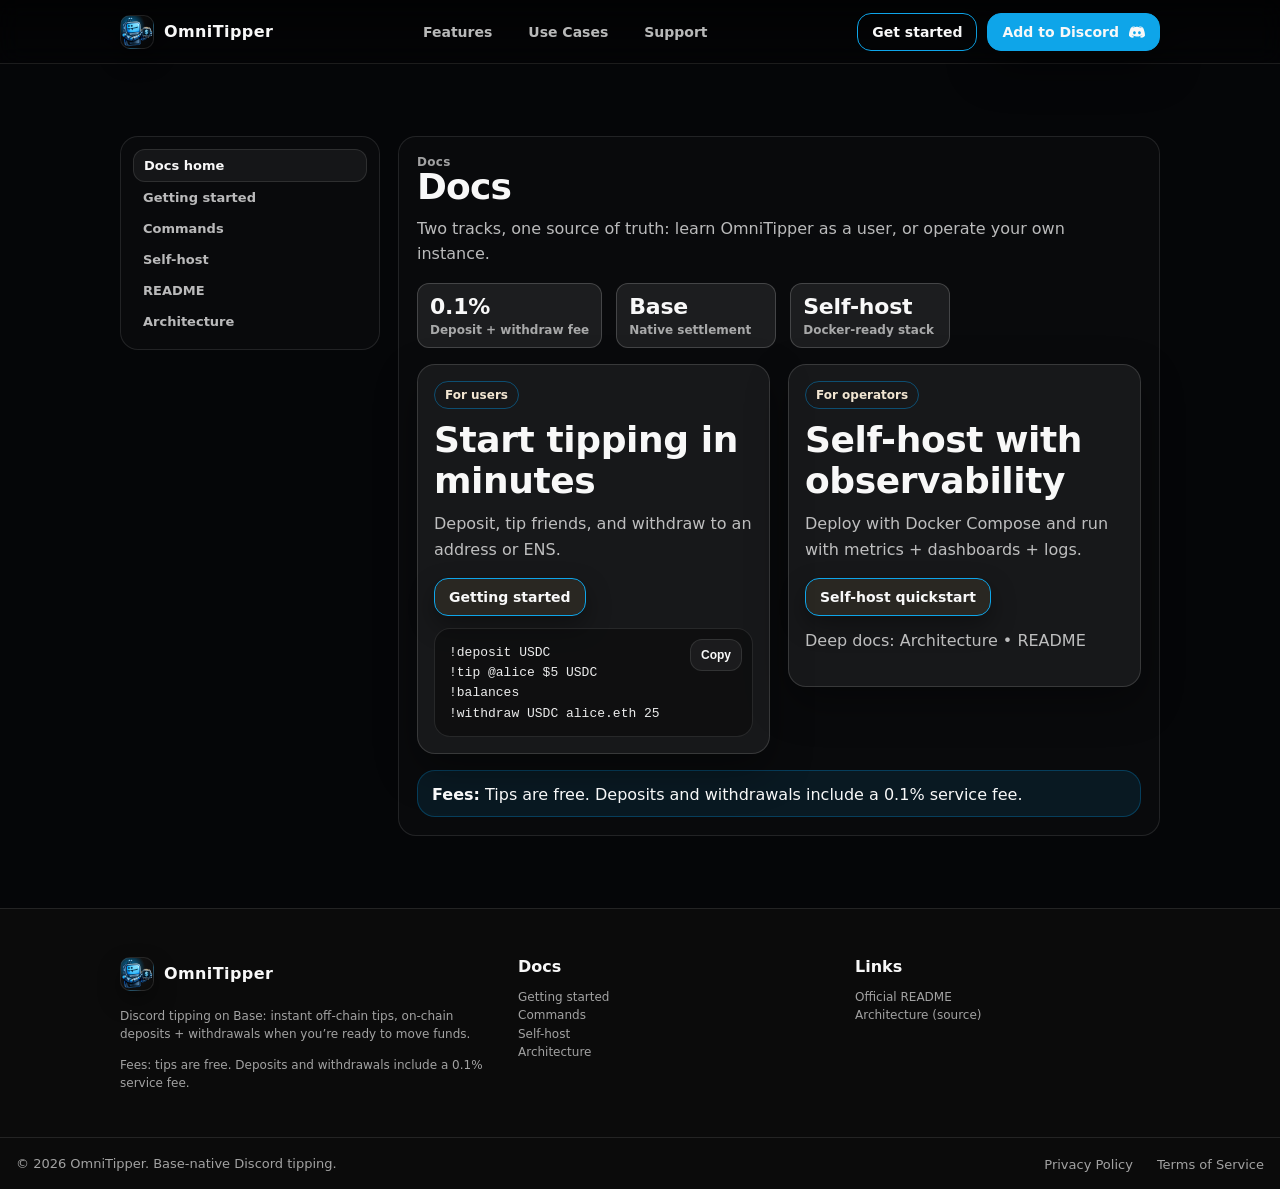
<file: docs/security-audit.html>
<!doctype html>
<html lang="en">
<head>
  <meta charset="utf-8" />
  <meta name="viewport" content="width=device-width,initial-scale=1" />
  <title>Docs • OmniTipper</title>
  <link rel="stylesheet" href="../assets/css/styles.css" />
  <meta http-equiv="refresh" content="0; url=index.html" />
</head>
<body>
<main>
  <section class="section">
    <div class="container">
      <h1>Page removed</h1>
      <p>This page is no longer available. Return to the <a href="index.html">docs home</a>.</p>
    </div>
  </section>
</main>
</body>
</html>
</file>
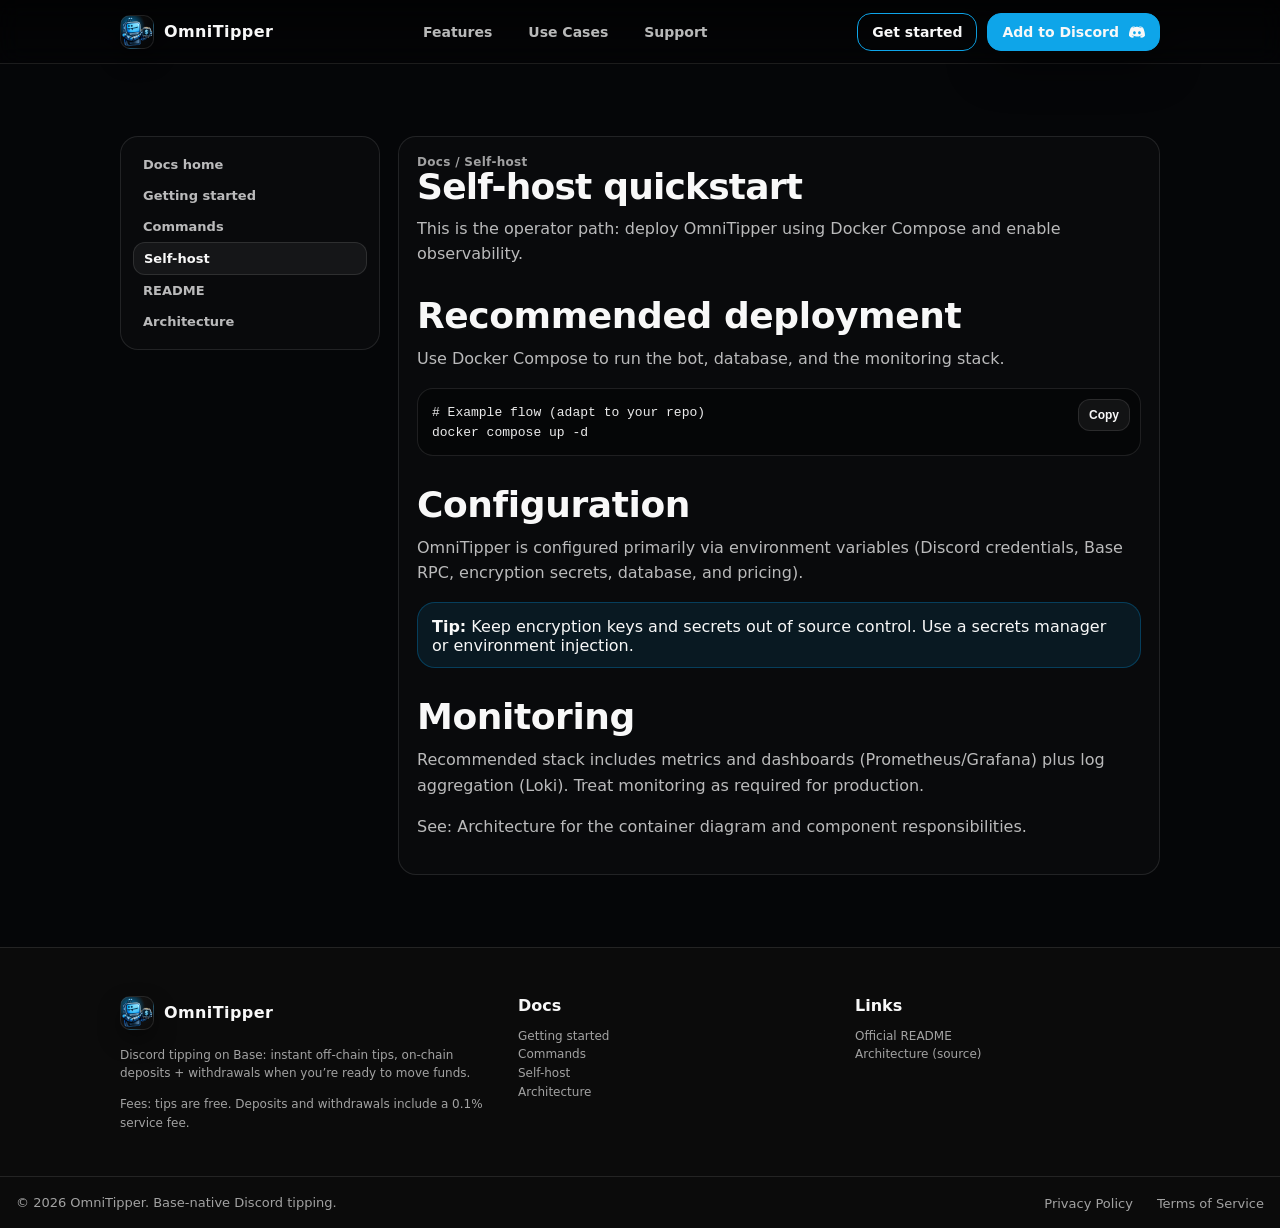
<file: docs/self-host.html>
<!doctype html>
<html lang="en">
<head>
  <meta charset="utf-8" />
  <meta name="viewport" content="width=device-width,initial-scale=1" />
  <title>Self-host • OmniTipper</title>
  <link rel="stylesheet" href="../assets/css/styles.css" />
</head>
<body>
<header class="top-nav">
  <div class="container nav-inner">
    <a class="brand" href="../index.html">
      <div class="brand-mark">
        <img src="../assets/icons/tipper_bot_logo.svg" alt="OmniTipper logo" />
        <span>OmniTipper</span>
      </div>
    </a>
    <button class="hamburger" aria-label="Toggle menu" aria-expanded="false">
      <span></span>
      <span></span>
      <span></span>
    </button>
    <nav class="nav-links" aria-label="Primary">
      <a data-nav href="../features.html">Features</a>
      <a data-nav href="../use-cases.html">Use Cases</a>
      <a data-nav href="../support.html">Support</a>
    </nav>
    <div class="nav-cta">
      <a class="btn ghost" href="../docs/getting-started.html">Get started</a>
      <a class="btn primary" href="../get-on-server.html">Add to Discord
        <span class="btn-icon" aria-hidden="true">
          <svg viewBox="0 0 512 365.467" aria-hidden="true" focusable="false">
            <path d="M378.186 365.028s-15.794-18.865-28.956-35.099c57.473-16.232 79.41-51.77 79.41-51.77-17.989 11.846-35.099 20.182-50.454 25.885-21.938 9.213-42.997 14.917-63.617 18.866-42.118 7.898-80.726 5.703-113.631-.438-25.008-4.827-46.506-11.407-64.494-18.867-10.091-3.947-21.059-8.774-32.027-14.917-1.316-.877-2.633-1.316-3.948-2.193-.877-.438-1.316-.878-1.755-.878-7.898-4.388-12.285-7.458-12.285-7.458s21.06 34.659 76.779 51.331c-13.163 16.673-29.395 35.977-29.395 35.977C36.854 362.395 0 299.218 0 299.218 0 159.263 63.177 45.633 63.177 45.633 126.354-1.311 186.022.005 186.022.005l4.388 5.264C111.439 27.645 75.461 62.305 75.461 62.305s9.653-5.265 25.886-12.285c46.945-20.621 84.236-25.885 99.592-27.64 2.633-.439 4.827-.878 7.458-.878 26.763-3.51 57.036-4.387 88.624-.878 41.68 4.826 86.43 17.111 132.058 41.68 0 0-34.66-32.906-109.244-55.281l6.143-7.019s60.105-1.317 122.844 45.628c0 0 63.178 113.631 63.178 253.585 0-.438-36.854 62.739-133.813 65.81l-.001.001zm-43.874-203.133c-25.006 0-44.75 21.498-44.75 48.262 0 26.763 20.182 48.26 44.75 48.26 25.008 0 44.752-21.497 44.752-48.26 0-26.764-20.182-48.262-44.752-48.262zm-160.135 0c-25.008 0-44.751 21.498-44.751 48.262 0 26.763 20.182 48.26 44.751 48.26 25.007 0 44.75-21.497 44.75-48.26.439-26.763-19.742-48.262-44.75-48.262z" />
          </svg>
        </span>
      </a>
    </div>
  </div>
</header>
<main>
<section class="section">
  <div class="container docs">
    <aside class="sidebar" aria-label="Docs navigation">
      <a class="" href="index.html">Docs home</a>
<a class="" href="getting-started.html">Getting started</a>
<a class="" href="commands.html">Commands</a>
<a class="active" href="self-host.html">Self-host</a>
<a class="" href="readme.html">README</a>
<a class="" href="architecture.html">Architecture</a>
    </aside>

    <article class="doc-body">
      <div class="breadcrumb">Docs / Self-host</div>
<h1>Self-host quickstart</h1>
<p>This is the operator path: deploy OmniTipper using Docker Compose and enable observability.</p>

<h2>Recommended deployment</h2>
<p>Use Docker Compose to run the bot, database, and the monitoring stack.</p>

<div class="codeblock">
  <button class="copy" data-copy="sh1">Copy</button>
  <pre id="sh1"># Example flow (adapt to your repo)
docker compose up -d</pre>
</div>

<h2>Configuration</h2>
<p>OmniTipper is configured primarily via environment variables (Discord credentials, Base RPC, encryption secrets, database, and pricing).</p>

<div class="notice">
  <strong>Tip:</strong> Keep encryption keys and secrets out of source control. Use a secrets manager or environment injection.
</div>

<h2>Monitoring</h2>
<p>Recommended stack includes metrics and dashboards (Prometheus/Grafana) plus log aggregation (Loki). Treat monitoring as required for production.</p>

<p class="small">See: <a href="architecture.html">Architecture</a> for the container diagram and component responsibilities.</p>
    </article>
  </div>
</section>
</main>
<footer class="footer">
  <div class="container footer-grid">
    <div>
      <div class="brand-logo">
        <img src="../assets/icons/tipper_bot_logo.svg" alt="OmniTipper logo" />
        <span>OmniTipper</span>
      </div>
      <p class="small">Discord tipping on Base: instant off-chain tips, on-chain deposits + withdrawals when you’re ready to move funds.</p>
      <p class="small">Fees: tips are free. Deposits and withdrawals include a 0.1% service fee.</p>
    </div>
    <div>
      <h4>Docs</h4>
      <p class="small"><a href="../docs/getting-started.html">Getting started</a><br/>
      <a href="../docs/commands.html">Commands</a><br/>
      <a href="../docs/self-host.html">Self-host</a><br/>
      <a href="../docs/architecture.html">Architecture</a></p>
    </div>
    <div>
      <h4>Links</h4>
      <p class="small">
        <a href="https://omnitipper-7e2078.gitlab.io/README.html" target="_blank" rel="noreferrer">Official README</a><br/>
        <a href="https://omnitipper-7e2078.gitlab.io/ARCHITECTURE.html" target="_blank" rel="noreferrer">Architecture (source)</a>
      </p>
    </div>
  </div>
  <div class="footer-bottom">
    <div class="container" style="display: flex; justify-content: space-between; align-items: center; flex-wrap: wrap; gap: 16px; width: 100%;">
      <p>&copy; 2026 OmniTipper. Base-native Discord tipping.</p>
      <ul class="footer-links">
        <li><a href="#">Privacy Policy</a></li>
        <li><a href="#">Terms of Service</a></li>
      </ul>
    </div>
  </div>
</footer>
<script src="../assets/js/site.js"></script>
</body>
</html>
</file>
<file: assets/css/styles.css>
/* OmniTipper v2 site
   Notes: color variables imported from the current site where possible.
*/
:root {
--bg-dark: #050608;
  --bg-darker: #020203;
  --bg-card: rgba(255,255,255,.04);
  --border: rgba(255,255,255,.10);
  --text: #f8f8f8;
  --muted: rgba(255,255,255,.72);
  --muted2: rgba(255,255,255,.62);
  --accent: rgb(14, 165, 233);
  --accent-soft: rgb(2, 132, 199);
  --nav-height: 64px;
  --max: 1040px;
  --radius: 18px;
  --shadow: 0 18px 60px rgba(0,0,0,.55);
  --code-bg: rgba(0,0,0,.35);
}

*,
*::before,
*::after {
  box-sizing: border-box;
}

html, body {
  margin: 0;
  padding: 0;
  scroll-behavior: smooth;
  font-family: system-ui, -apple-system, BlinkMacSystemFont, "SF Pro Text", "Helvetica Neue", Arial, sans-serif;
  background: var(--bg-dark);
  color: var(--text, var(--text-light, #f8f8f8));
}

a { color: inherit; text-decoration: none; }
a:hover { text-decoration: underline; text-decoration-color: rgba(255,255,255,.35); }

.container {
  width: min(var(--max), calc(100% - 40px));
  margin: 0 auto;
}

.top-nav {
  position: sticky;
  top: 0;
  z-index: 50;
  height: var(--nav-height);
  background: linear-gradient(to bottom, rgba(0,0,0,.55), rgba(0,0,0,.20));
  backdrop-filter: blur(12px);
  border-bottom: 1px solid var(--border);
}

.nav-inner {
  height: 100%;
  display: flex;
  align-items: center;
  justify-content: space-between;
  gap: 16px;
}

.brand {
  display: flex;
  align-items: center;
  gap: 10px;
  font-weight: 700;
  letter-spacing: .4px;
}

.footer .brand-logo {
  display: flex;
  align-items: center;
  gap: 10px;
  margin-bottom: 16px;
}

.brand-mark {
  display: inline-flex;
  align-items: center;
  gap: 10px;
}

.footer .brand-logo img {
  width: 34px;
  height: 34px;
  border-radius: 10px;
  background: radial-gradient(circle at 30% 30%, var(--accent-soft), rgba(255,255,255,.03) 45%, rgba(0,0,0,.0));
  border: 1px solid var(--border);
  box-shadow: 0 10px 22px rgba(0,0,0,.35);
}

.footer .brand-logo span {
  font-weight: 700;
  font-size: 16px;
  color: var(--text);
  letter-spacing: .4px;
}

.footer-bottom {
  border-top: 1px solid var(--border);
  padding: 20px 0;
  margin-top: 32px;
}

.footer-bottom p {
  margin: 0;
  font-size: 13px;
  color: var(--muted2);
}

.footer-links {
  display: flex;
  gap: 24px;
  list-style: none;
  margin: 0;
  padding: 0;
  align-items: center;
}

.footer-links li {
  margin: 0;
}

.footer-links a {
  font-size: 13px;
  color: var(--muted2);
  text-decoration: none;
  transition: color 0.2s ease;
}

.footer-links a:hover {
  color: var(--text);
  text-decoration: none;
}

@media (max-width: 900px) {
  .footer-grid { 
    grid-template-columns: 1fr; 
    gap: 24px;
  }
  
  .footer-bottom .container > div {
    flex-direction: column !important;
    align-items: flex-start !important;
    gap: 16px !important;
  }
  
  .footer-links {
    flex-wrap: wrap;
    gap: 16px;
  }
}

@media (max-width: 600px) {
  .footer {
    padding: 32px 0 0;
  }
  
  .footer-grid {
    gap: 20px;
  }
  
  .footer-links {
    flex-direction: column;
    align-items: flex-start;
    gap: 12px;
  }
}

.brand-mark img {
  width: 34px;
  height: 34px;
  border-radius: 10px;
  background: radial-gradient(circle at 30% 30%, var(--accent-soft), rgba(255,255,255,.03) 45%, rgba(0,0,0,.0));
  border: 1px solid var(--border);
  box-shadow: 0 10px 22px rgba(0,0,0,.35);
  display: block;
}

.nav-links {
  display: flex;
  gap: 16px;
  align-items: center;
  flex-wrap: wrap;
  flex: 1;
  justify-content: center;
}

.nav-links a {
  padding: 8px 10px;
  border-radius: 10px;
  color: var(--muted);
  font-weight: 600;
  font-size: 14px;
}

.nav-links a.active {
  color: var(--text);
  background: rgba(255,255,255,.04);
  border: 1px solid var(--border);
  text-decoration: none;
}

.nav-cta {
  display: flex;
  gap: 10px;
  align-items: center;
  margin-left: auto;
}

.hamburger {
  display: none;
  flex-direction: column;
  gap: 5px;
  background: transparent;
  border: none;
  cursor: pointer;
  padding: 8px;
  z-index: 60;
}

.hamburger span {
  display: block;
  width: 24px;
  height: 2px;
  background: var(--text);
  border-radius: 2px;
  transition: all 0.3s ease;
}

.hamburger.active span:nth-child(1) {
  transform: rotate(45deg) translate(7px, 7px);
}

.hamburger.active span:nth-child(2) {
  opacity: 0;
}

.hamburger.active span:nth-child(3) {
  transform: rotate(-45deg) translate(7px, -7px);
}

@media (max-width: 900px) {
  .hamburger {
    display: flex;
  }

  .nav-links,
  .nav-cta {
    display: none;
  }

  .nav-links.mobile-open,
  .nav-cta.mobile-open {
    display: flex;
  }

  .nav-links.mobile-open {
    position: fixed;
    top: var(--nav-height);
    left: 0;
    right: 0;
    flex-direction: column;
    background: rgba(5, 6, 8, 0.98);
    backdrop-filter: blur(16px);
    border-bottom: 1px solid var(--border);
    padding: 16px;
    gap: 8px;
    box-shadow: 0 8px 24px rgba(0, 0, 0, 0.5);
    align-items: stretch;
    justify-content: flex-start;
  }

  .nav-links.mobile-open a {
    width: 100%;
    text-align: left;
    padding: 12px 16px;
  }

  .nav-cta.mobile-open {
    position: fixed;
    top: calc(var(--nav-height) + 276px);
    left: 0;
    right: 0;
    flex-direction: column;
    background: rgba(5, 6, 8, 0.98);
    backdrop-filter: blur(16px);
    border-bottom: 1px solid var(--border);
    padding: 10px;
    gap: 10px;
    box-shadow: 0 8px 24px rgba(0, 0, 0, 0.5);
    margin-left: 0;
  }

  .nav-cta.mobile-open .btn {
    width: 100%;
    justify-content: center;
  }
}

.btn {
  display: inline-flex;
  align-items: center;
  justify-content: center;
  gap: 10px;
  padding: 10px 14px;
  border-radius: 14px;
  border: 1px solid var(--accent);
  background: rgba(197,164,109,.10);
  color: var(--text);
  font-weight: 700;
  font-size: 14px;
  text-decoration: none;
  cursor: pointer;
  user-select: none;
  box-shadow: 0 10px 24px rgba(0,0,0,.35);
}

.btn-icon {
  display: inline-flex;
  align-items: center;
}

.btn-icon svg {
  width: 16px;
  height: 16px;
  fill: currentColor;
}

.btn:hover {
  text-decoration: none;
  border-color: var(--accent);
  background: rgba(197,164,109,.12);
}

.btn.primary {
  border-color: var(--accent);
  background: var(--accent);
  color: var(--text);
  box-shadow: 0 18px 42px rgba(0,0,0,.45);
}

.btn.ghost {
  background: transparent;
  border-color: var(--accent);
  box-shadow: none;
}

.btn:focus-visible {
  outline: 2px solid rgba(197,164,109,.65);
  outline-offset: 2px;
}

.hero {
  padding: 64px 0 24px;
  position: relative;
  overflow: hidden;
}

.hero::before {
  content: "";
  position: absolute;
  inset: -160px -120px auto -120px;
  height: 200%;
  background: radial-gradient(circle at 20% 30%, rgba(14,165,233,.30), transparent 62%),
              radial-gradient(circle at 75% 25%, rgba(4, 132, 199, 0.12), transparent 58%);
  pointer-events: none;
}

.hero-grid {
  display: grid;
  grid-template-columns: 1.25fr .75fr;
  gap: 28px;
  align-items: start;
}

@media (max-width: 900px) {
  .hero-grid { grid-template-columns: 1fr; }
}

.h-eyebrow {
  display: inline-flex;
  align-items: center;
  gap: 10px;
  padding: 8px 12px;
  border: 1px solid var(--border);
  border-radius: 999px;
  color: var(--muted);
  background: rgba(255,255,255,.03);
  font-weight: 700;
  font-size: 13px;
}

h1 {
  margin: 14px 0 10px;
  font-size: clamp(36px, 5.2vw, 64px);
  line-height: 1.02;
  letter-spacing: -0.8px;
}

.lede {
  margin: 0;
  color: var(--muted);
  font-size: 18px;
  line-height: 1.55;
  max-width: 62ch;
}

.hero-stats {
  display: flex;
  flex-wrap: wrap;
  gap: 14px;
  margin: 16px 0 8px;
}

.hero-stats .stat {
  border: 1px solid rgba(255,255,255,.18);
  background: rgba(255,255,255,.08);
  border-radius: 12px;
  padding: 10px 12px;
  min-width: 160px;
}

.hero-stats .stat .value {
  font-size: 22px;
  font-weight: 800;
  letter-spacing: -0.2px;
}

.hero-stats .stat .label {
  margin-top: 4px;
  font-size: 12px;
  color: var(--muted2);
  font-weight: 700;
}

.bullets {
  margin: 18px 0 0;
  padding: 0;
  list-style: none;
  display: grid;
  gap: 10px;
}

.bullets li {
  display: flex;
  gap: 10px;
  align-items: flex-start;
  color: var(--muted);
  line-height: 1.35;
}

.bullets svg {
  margin-top: 2px;
  flex: 0 0 auto;
  color: var(--accent);
}

.hero-card {
  border: 1px solid var(--border);
  background: rgba(255,255,255,.03);
  border-radius: var(--radius);
  padding: 18px;
  box-shadow: var(--shadow);
}

.kpi {
  display: grid;
  grid-template-columns: 1fr 1fr;
  gap: 10px;
}

.kpi .item {
  border: 1px solid var(--border);
  border-radius: 14px;
  padding: 12px;
  background: rgba(0,0,0,.20);
}

.kpi .big {
  font-size: 18px;
  font-weight: 900;
}

.kpi .small {
  margin-top: 4px;
  color: var(--muted2);
  font-weight: 700;
  font-size: 12px;
}

.section {
  padding: 72px 0;
}

.section h2 {
  margin: 0 0 10px;
  font-size: clamp(26px, 3.2vw, 36px);
  letter-spacing: -0.4px;
}

.section p {
  margin: 0 0 16px;
  color: var(--muted);
  line-height: 1.6;
  font-size: 16px;
}

.grid {
  display: grid;
  grid-template-columns: repeat(3, 1fr);
  gap: 24px;
}

@media (max-width: 900px) {
  .grid { grid-template-columns: 1fr; }
}

.card {
  border: 1px solid rgba(255,255,255,.14);
  background: rgba(255,255,255,.06);
  border-radius: var(--radius);
  padding: 16px;
  box-shadow: 0 16px 40px rgba(0,0,0,.35);
}

.card h3 {
  margin: 0 0 8px;
  font-size: 16px;
}

.tag {
  display: inline-flex;
  align-items: center;
  gap: 8px;
  padding: 6px 10px;
  border-radius: 999px;
  border: 1px solid rgba(4, 132, 199, 0.5);
  color: #f2e6d2;
  font-size: 12px;
  font-weight: 800;
}

.split {
  display: grid;
  grid-template-columns: 1fr 1fr;
  gap: 18px;
  align-items: start;
}

@media (max-width: 900px) {
  .split { grid-template-columns: 1fr; }
}

.codeblock {
  position: relative;
  border: 1px solid var(--border);
  background: var(--code-bg);
  border-radius: 16px;
  padding: 14px 14px 12px;
  overflow-x: auto;
}

.codeblock pre {
  margin: 0;
  font-family: ui-monospace, SFMono-Regular, Menlo, Monaco, Consolas, "Liberation Mono", "Courier New", monospace;
  font-size: 13px;
  line-height: 1.55;
  color: rgba(255,255,255,.92);
}

.copy {
  position: absolute;
  top: 10px;
  right: 10px;
  padding: 8px 10px;
  border-radius: 12px;
  border: 1px solid var(--border);
  background: rgba(255,255,255,.05);
  color: var(--text);
  font-weight: 800;
  font-size: 12px;
  cursor: pointer;
}

.copy:hover {
  border-color: rgba(255,255,255,.20);
}

.notice {
  border: 1px solid rgba(2,132,199,.35);
  background: rgba(14,165,233,.10);
  border-radius: 18px;
  padding: 14px 14px 12px;
}

.notice strong {
  color: var(--text);
}

.docs {
  display: grid;
  grid-template-columns: 260px 1fr;
  gap: 18px;
  align-items: start;
}

@media (max-width: 900px) {
  .docs { grid-template-columns: 1fr; }
}

.sidebar {
  position: sticky;
  top: calc(var(--nav-height) + 14px);
  border: 1px solid var(--border);
  border-radius: var(--radius);
  background: rgba(255,255,255,.02);
  padding: 12px;
}

.sidebar a {
  display: block;
  padding: 8px 10px;
  border-radius: 12px;
  color: var(--muted);
  font-weight: 700;
  font-size: 13px;
}

.sidebar a.active {
  color: var(--text);
  background: rgba(255,255,255,.05);
  border: 1px solid var(--border);
  text-decoration: none;
}

.doc-body {
  border: 1px solid var(--border);
  border-radius: var(--radius);
  background: rgba(255,255,255,.02);
  padding: 18px;
}

.doc-body h1 {
  font-size: 36px;
  margin-top: 0;
}

.doc-body h2 {
  margin-top: 28px;
}

.doc-body code {
  background: rgba(255,255,255,.06);
  padding: 2px 6px;
  border-radius: 8px;
  border: 1px solid rgba(255,255,255,.10);
}

.breadcrumb {
  color: var(--muted2);
  font-weight: 800;
  font-size: 12px;
  letter-spacing: .3px;
}

.footer {
  border-top: 1px solid var(--border);
  padding: 48px 0 0;
  color: var(--muted2);
  background: #0b0b0b;
}

.footer-grid {
  display: grid;
  grid-template-columns: 1.2fr 1fr 1fr;
  gap: 32px;
  margin-bottom: 32px;
}

.footer .brand-logo {
  display: flex;
  align-items: center;
  gap: 10px;
  margin-bottom: 16px;
}

.footer .brand-logo img {
  width: 34px;
  height: 34px;
  border-radius: 10px;
  background: radial-gradient(circle at 30% 30%, var(--accent-soft), rgba(255,255,255,.03) 45%, rgba(0,0,0,.0));
  border: 1px solid var(--border);
  box-shadow: 0 10px 22px rgba(0,0,0,.35);
}

.footer .brand-logo span {
  font-weight: 700;
  font-size: 16px;
  color: var(--text);
  letter-spacing: .4px;
}

.footer-bottom {
  border-top: 1px solid var(--border);
  padding: 1rem;
  margin-top: 32px;
}

.footer-bottom p {
  margin: 0;
  font-size: 13px;
  color: var(--muted2);
}

.footer-links {
  display: flex;
  gap: 24px;
  list-style: none;
  margin: 0;
  padding: 0;
  align-items: center;
}

.footer-links li {
  margin: 0;
}

.footer-links a {
  font-size: 13px;
  color: var(--muted2);
  text-decoration: none;
  transition: color 0.2s ease;
}

.footer-links a:hover {
  color: var(--text);
  text-decoration: none;
}

@media (max-width: 900px) {
  .footer-grid { 
    grid-template-columns: 1fr; 
    gap: 24px;
  }
  
  .footer-bottom .container > div {
    flex-direction: column !important;
    align-items: flex-start !important;
    gap: 16px !important;
  }
  
  .footer-links {
    flex-wrap: wrap;
    gap: 16px;
  }
}

@media (max-width: 600px) {
  .footer {
    padding: 32px 0 0;
  }
  
  .footer-grid {
    gap: 20px;
  }
  
  .footer-links {
    flex-direction: column;
    align-items: flex-start;
    gap: 12px;
  }
}

.footer h4 {
  margin: 0 0 10px;
  color: var(--text);
}

.footer a {
  color: var(--muted2);
}

.small {
  color: var(--muted2);
  font-size: 12px;
  line-height: 1.55;
}
</file>
